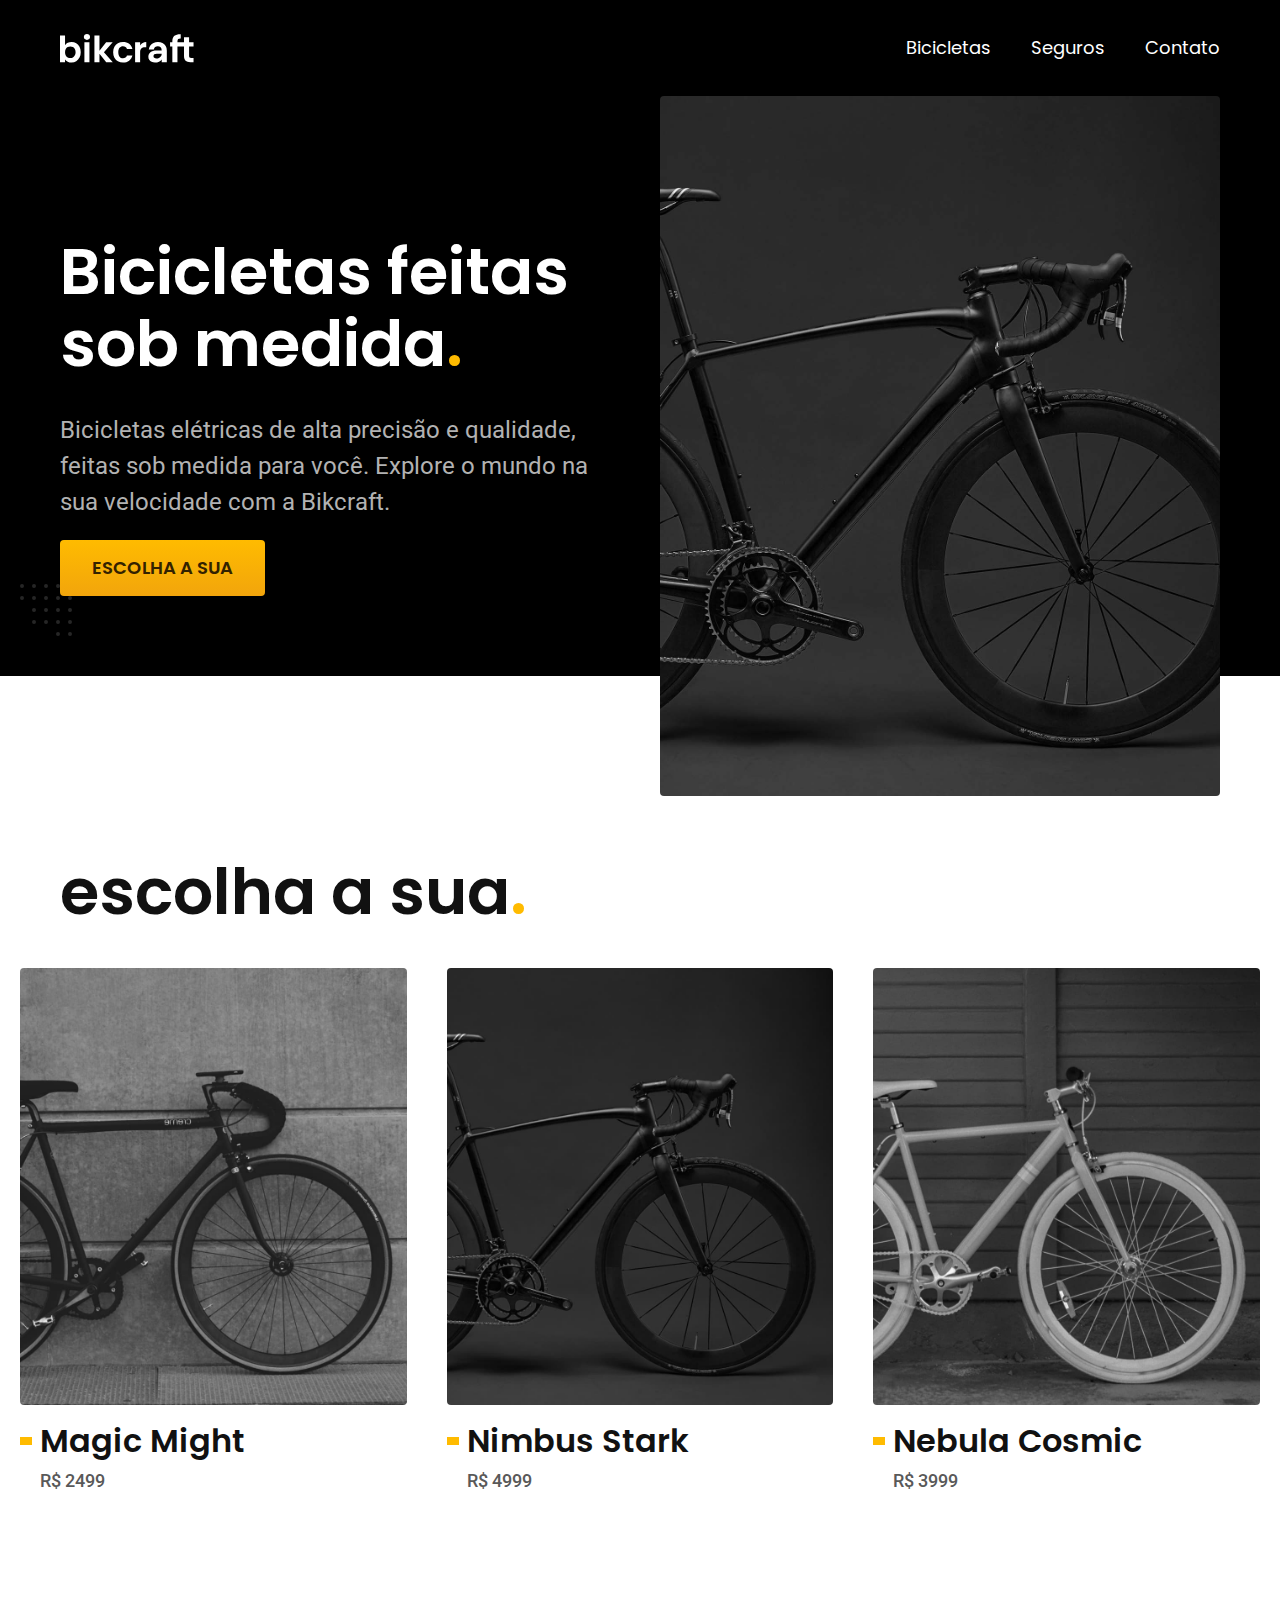
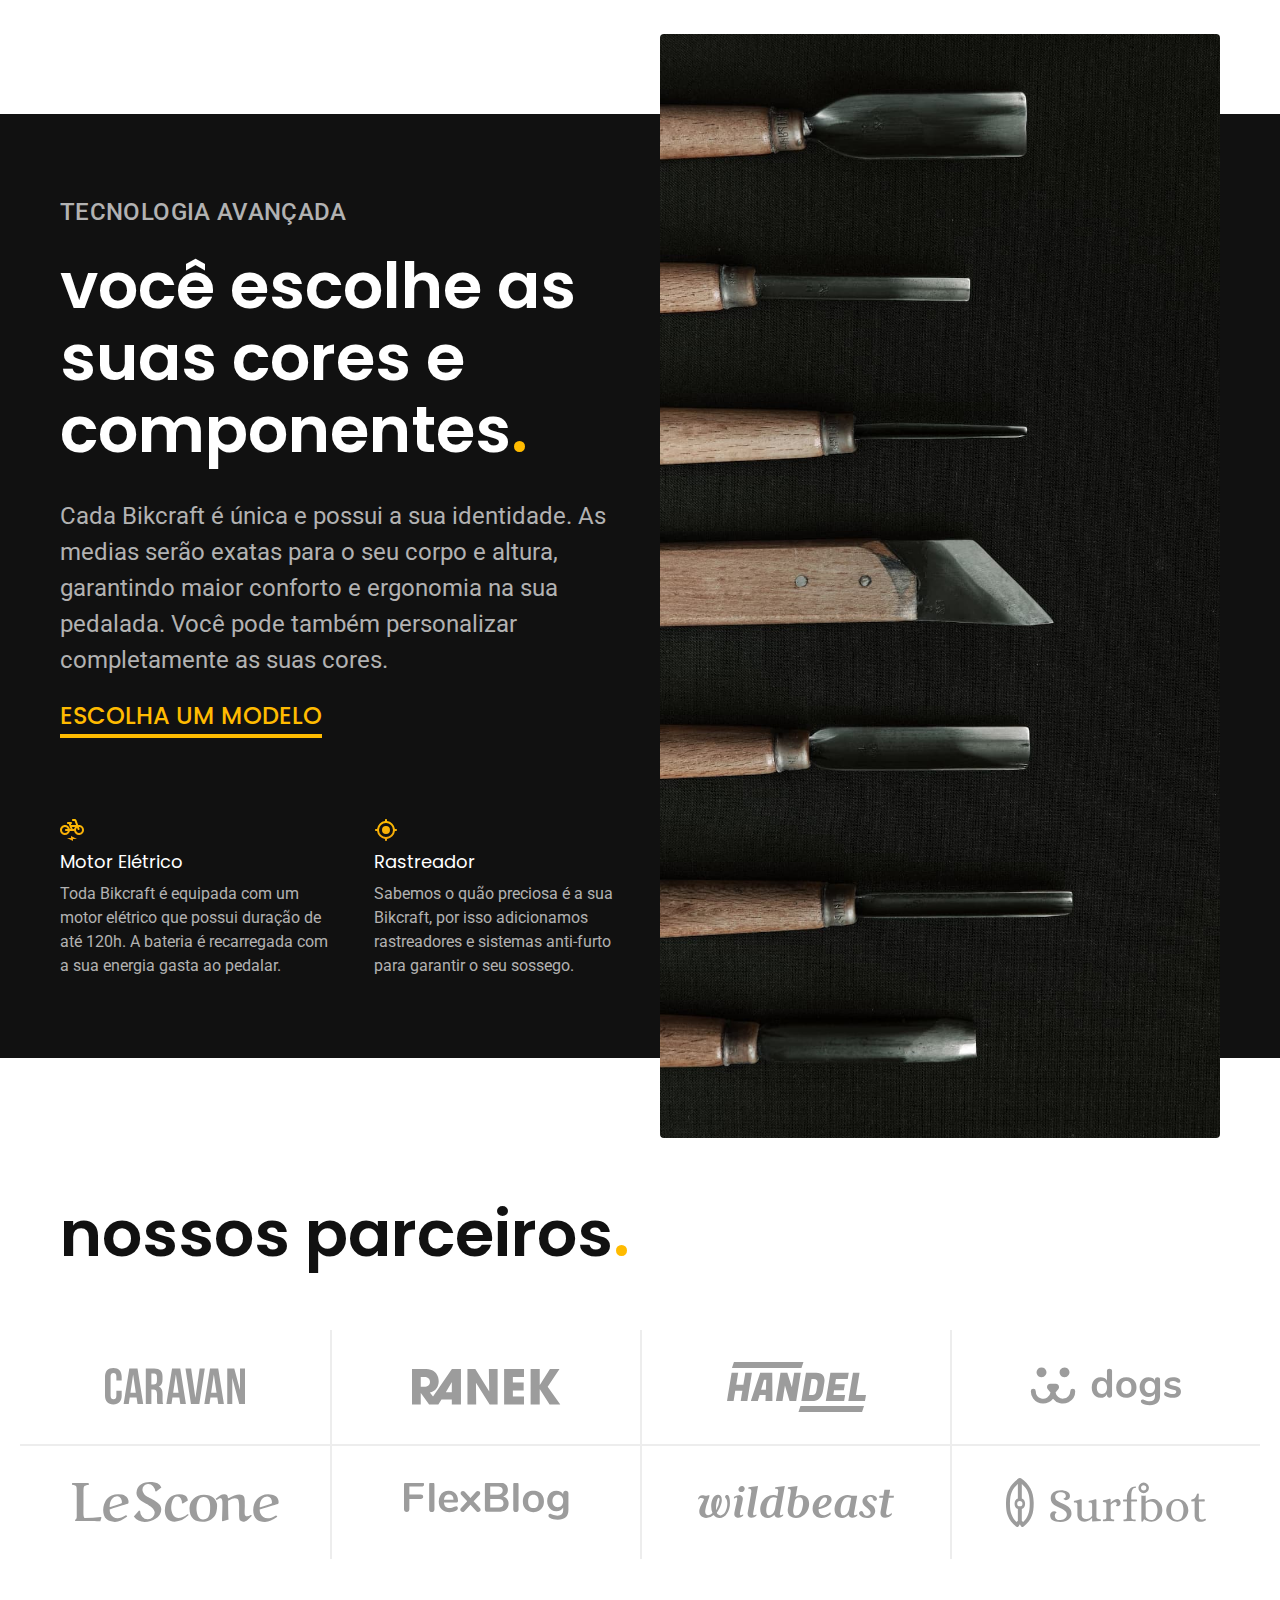
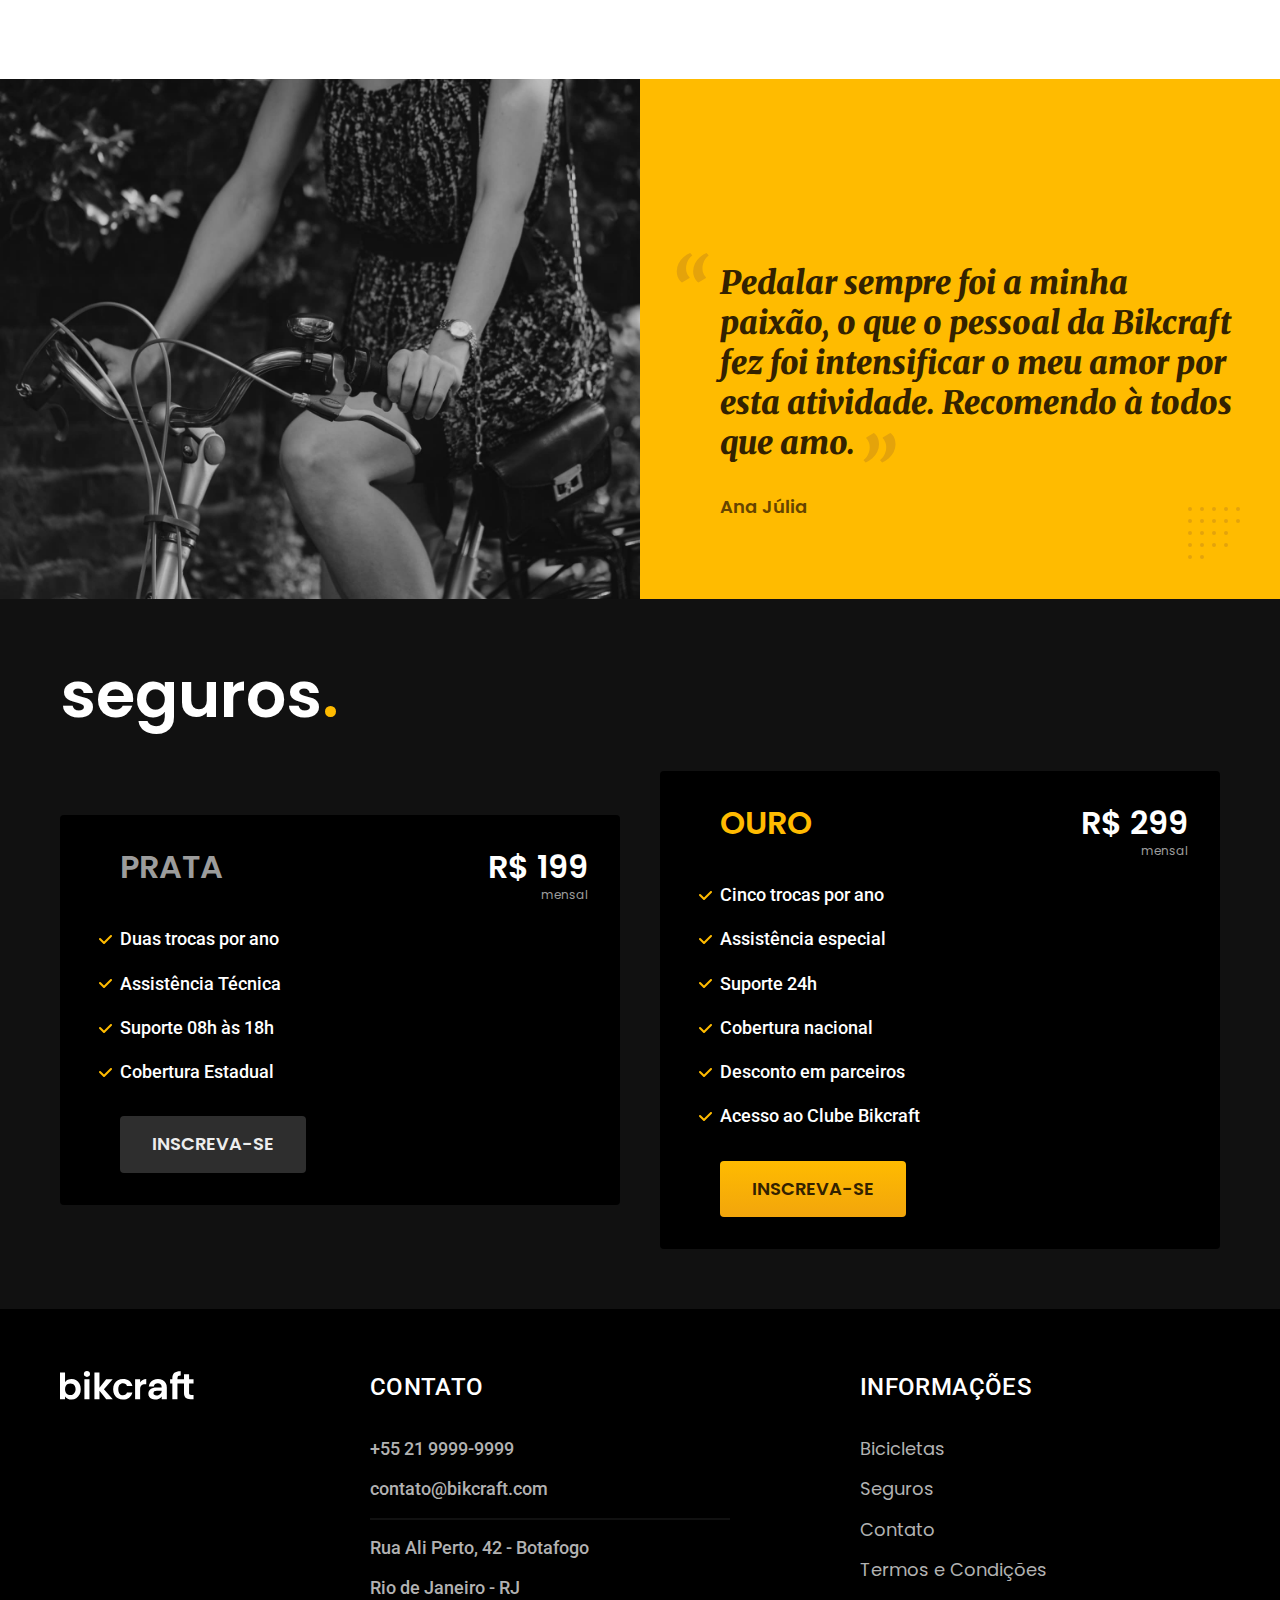
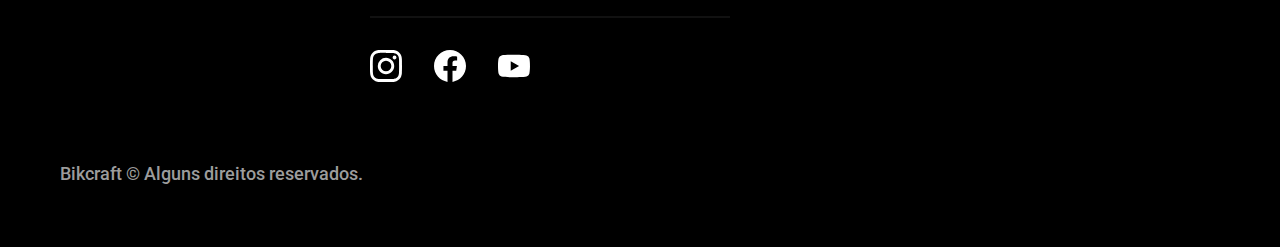
<file: index.html>
<!DOCTYPE html>
<html lang="pt-br">

<head>
  <meta charset="UTF-8">
  <meta name="viewport" content="width=device-width, initial-scale=1.0">
  <title>Bikcraft - Bicicletas Elétricas</title>
  <meta name="description" content="Bicicletas elétricas de alta precisão e qualidade, feitas sob medida para o cliente. Explore o mundo na sua velocidade com a Bikcraft.">
  <link rel="preload" href="./css/style.css" as="style">
  <link rel="stylesheet" href="./css/style.css">

  <link rel="preconnect" href="https://fonts.googleapis.com">
  <link rel="preconnect" href="https://fonts.gstatic.com" crossorigin>
  <link href="https://fonts.googleapis.com/css2?family=Merriweather:ital,wght@1,900&family=Poppins:wght@400;600&family=Roboto:wght@400;500&display=swap" rel="stylesheet">
</head>

<body>
  <header class="header-bg">
    <div class="header container">
      <a href="./"><img src="./img/bikcraft.svg" width="136" height="32" alt="Bikcraft"></a>
      <nav aria-label="primaria">
        <ul class="header-menu font-1-m cor-0">
          <li><a href="./bicicletas.html">Bicicletas</a></li>
          <li><a href="./seguros.html">Seguros</a></li>
          <li><a href="./contato.html">Contato</a></li>
        </ul>
      </nav>
    </div>
  </header>

  <main class="introducao-bg">
    <div class="introducao container">
      <div class="introducao-conteudo">
        <h1 class="font-1-xxl cor-0">Bicicletas feitas sob medida<span class="cor-p1">.</span></h1>
        <p class="font-2-l cor-5">Bicicletas elétricas de alta precisão e qualidade, feitas sob medida para você. Explore o mundo na sua velocidade com a Bikcraft.</p>
        <a class="botao" href="./bicicletas.html">Escolha a sua</a>
      </div>
      <picture>
        <source media="(max-width: 800px)" srcset="./img/bicicletas/nimbus.jpg">
        <img src="./img/fotos/introducao.jpg" width="1280" height="1600" alt="Bicicleta elétrica preta.">
      </picture>
    </div>
  </main>

  <article class="bicicletas-lista">
    <h2 class="container font-1-xxl">escolha a sua<span class="cor-p1">.</span></h2>
    <ul>
      <li>
        <a href="./bicicletas/magic.html">
          <img src="./img/bicicletas/magic-home.jpg" width="920" height="1040" alt="Bicicleta Preta">
          <h3 class="font-1-xl">Magic Might</h3>
          <span class="font-2-m cor-8">R$ 2499</span>
        </a>
      </li>
      <li>
        <a href="./bicicletas/nimbus.html">
          <img src="./img/bicicletas/nimbus-home.jpg" width="920" height="1040" alt="Bicicleta Preta">
          <h3 class="font-1-xl">Nimbus Stark</h3>
          <span class="font-2-m cor-8">R$ 4999</span>
        </a>
      </li>
      <li>
        <a href="./bicicletas/nebula.html">
          <img src="./img/bicicletas/nebula-home.jpg" width="920" height="1040" alt="Bicicleta Preta">
          <h3 class="font-1-xl">Nebula Cosmic</h3>
          <span class="font-2-m cor-8">R$ 3999</span>
        </a>
      </li>
    </ul>
  </article>

  <article class="tecnologia-bg">
    <div class="tecnologia container">
      <div class="tecnologia-conteudo">
        <span class="font-2-l-b cor-5">Tecnologia Avançada</span>
        <h2 class="font-1-xxl cor-0">você escolhe as suas cores e componentes<span class="cor-p1">.</span></h2>
        <p class="font-2-l cor-5">Cada Bikcraft é única e possui a sua identidade. As medias serão exatas para o seu corpo e altura, garantindo maior conforto e ergonomia na sua pedalada. Você pode também personalizar completamente as suas cores.</p>
        <a class="link" href="./bicicletas.html">Escolha um modelo</a>
        <div class="tecnologia-vantagens">
          <div>
            <img src="./img/icones/eletrica.svg" width="24" height="24" alt="">
            <h3 class="font-1-m cor-0">Motor Elétrico</h3>
            <p class="font-2-s cor-5">Toda Bikcraft é equipada com um motor elétrico que possui duração de até 120h. A bateria é recarregada com a sua energia gasta ao pedalar.</p>
          </div>
          <div>
            <img src="./img/icones/rastreador.svg" width="24" height="24" alt="">
            <h3 class="font-1-m cor-0">Rastreador</h3>
            <p class="font-2-s cor-5">Sabemos o quão preciosa é a sua Bikcraft, por isso adicionamos rastreadores e sistemas anti-furto para garantir o seu sossego.</p>
          </div>
        </div>
      </div>
      <div class="tecnologia-imagem">
        <img src="./img/fotos/tecnologia.jpg" width="1200" height="1920" alt="">
      </div>
  </article>

  <section class="parceiros" aria-label="Nossos Parceiros">
    <h2 class="container font-1-xxl">nossos parceiros<span class="cor-p1">.</span></h2>

    <ul>
      <li><img src="./img/parceiros/caravan.svg" width="140" height="38" alt="caravan"></li>
      <li><img src="./img/parceiros/ranek.svg" width="149" height="36" alt="ranek"></li>
      <li><img src="./img/parceiros/handel.svg" width="139" height="50" alt="handel"></li>
      <li><img src="./img/parceiros/dogs.svg" width="152" height="39" alt="dogs"></li>
      <li><img src="./img/parceiros/lescone.svg" width="208" height="41" alt="lescone"></li>
      <li><img src="./img/parceiros/flexblog.svg" width="165" height="38" alt="flexblog"></li>
      <li><img src="./img/parceiros/wildbeast.svg" width="196" height="34" alt="wildbeast"></li>
      <li><img src="./img/parceiros/surfbot.svg" width="200" height="49" alt="surfbot"></li>
    </ul>
  </section>

  <section class="depoimento" aria-label="Depoimento">
    <div>
      <img src="./img/fotos/depoimento.jpg" width="1560" height="1360" alt="Pessoa pedalando uma bicicleta Bikcraft">
    </div>
    <div class="depoimento-conteudo">
      <blockquote class="font-1-xl cor-p5">
        <p>Pedalar sempre foi a minha paixão, o que o pessoal da Bikcraft fez foi intensificar o meu amor por esta atividade. Recomendo à todos que amo.</p>
      </blockquote>
      <span class="font-1-m-b cor-p4">Ana Júlia</span>
    </div>
  </section>

  <article class="seguros-bg">
    <div class="seguros container">
      <h2 class="font-1-xxl cor-0">seguros<span class="cor-p1">.</span></h2>
      <div class="seguros-item">
        <h3 class="font-1-xl cor-6">PRATA</h3>
        <span class="font-1-xl cor-0">R$ 199 <span class="font-1-xs cor-6">mensal</span></span>
        <ul class="font-2-m cor-0">
          <li>Duas trocas por ano</li>
          <li>Assistência Técnica</li>
          <li>Suporte 08h às 18h</li>
          <li>Cobertura Estadual</li>
        </ul>
        <a class="botao secundario" href="./orcamento.html">Inscreva-se</a>
      </div>

      <div class="seguros-item">
        <h3 class="font-1-xl cor-p1">OURO</h3>
        <span class="font-1-xl cor-0">R$ 299 <span class="font-1-xs cor-6">mensal</span></span>
        <ul class="font-2-m cor-0">
          <li>Cinco trocas por ano</li>
          <li>Assistência especial</li>
          <li>Suporte 24h</li>
          <li>Cobertura nacional</li>
          <li>Desconto em parceiros</li>
          <li>Acesso ao Clube Bikcraft</li>
        </ul>
        <a class="botao" href="./orcamento.html">Inscreva-se</a>
      </div>
    </div>
  </article>

  <footer class="footer-bg">
    <div class="footer container">
      <img src="./img/bikcraft.svg" width="136" height="32" alt="Bikcraft">
      <div class="footer-contato">
        <h3 class="font-2-l-b cor-0">Contato</h3>
        <ul class="font-2-m cor-5">
          <li><a href="tel:+552199999999">+55 21 9999-9999</a></li>
          <li><a href="mailto:contato@bikcraft.com">contato@bikcraft.com</a></li>
          <li>Rua Ali Perto, 42 - Botafogo</li>
          <li>Rio de Janeiro - RJ</li>
        </ul>
        <div class="footer-redes">
          <a href="./">
            <img src="./img/redes/instagram.svg" width="32" height="32" alt="Instagram">
          </a>
          <a href="./">
            <img src="./img/redes/facebook.svg" width="32" height="32" alt="Facebook">
          </a>
          <a href="./">
            <img src="./img/redes/youtube.svg" width="32" height="32" alt="Youtube">
          </a>
        </div>
      </div>
      <div class="footer-informacoes">
        <h3 class="font-2-l-b cor-0">Informações</h3>
        <nav>
          <ul class="font-1-m cor-5">
            <li><a href="./bicicletas.html">Bicicletas</a></li>
            <li><a href="./seguros.html">Seguros</a></li>
            <li><a href="./contato.html">Contato</a></li>
            <li><a href="./termos.html">Termos e Condições</a></li>
          </ul>
        </nav>
      </div>
      <p class="footer-copy font-2-m cor-6">Bikcraft © Alguns direitos reservados.</p>
    </div>
  </footer>

</body>

</html>
</file>
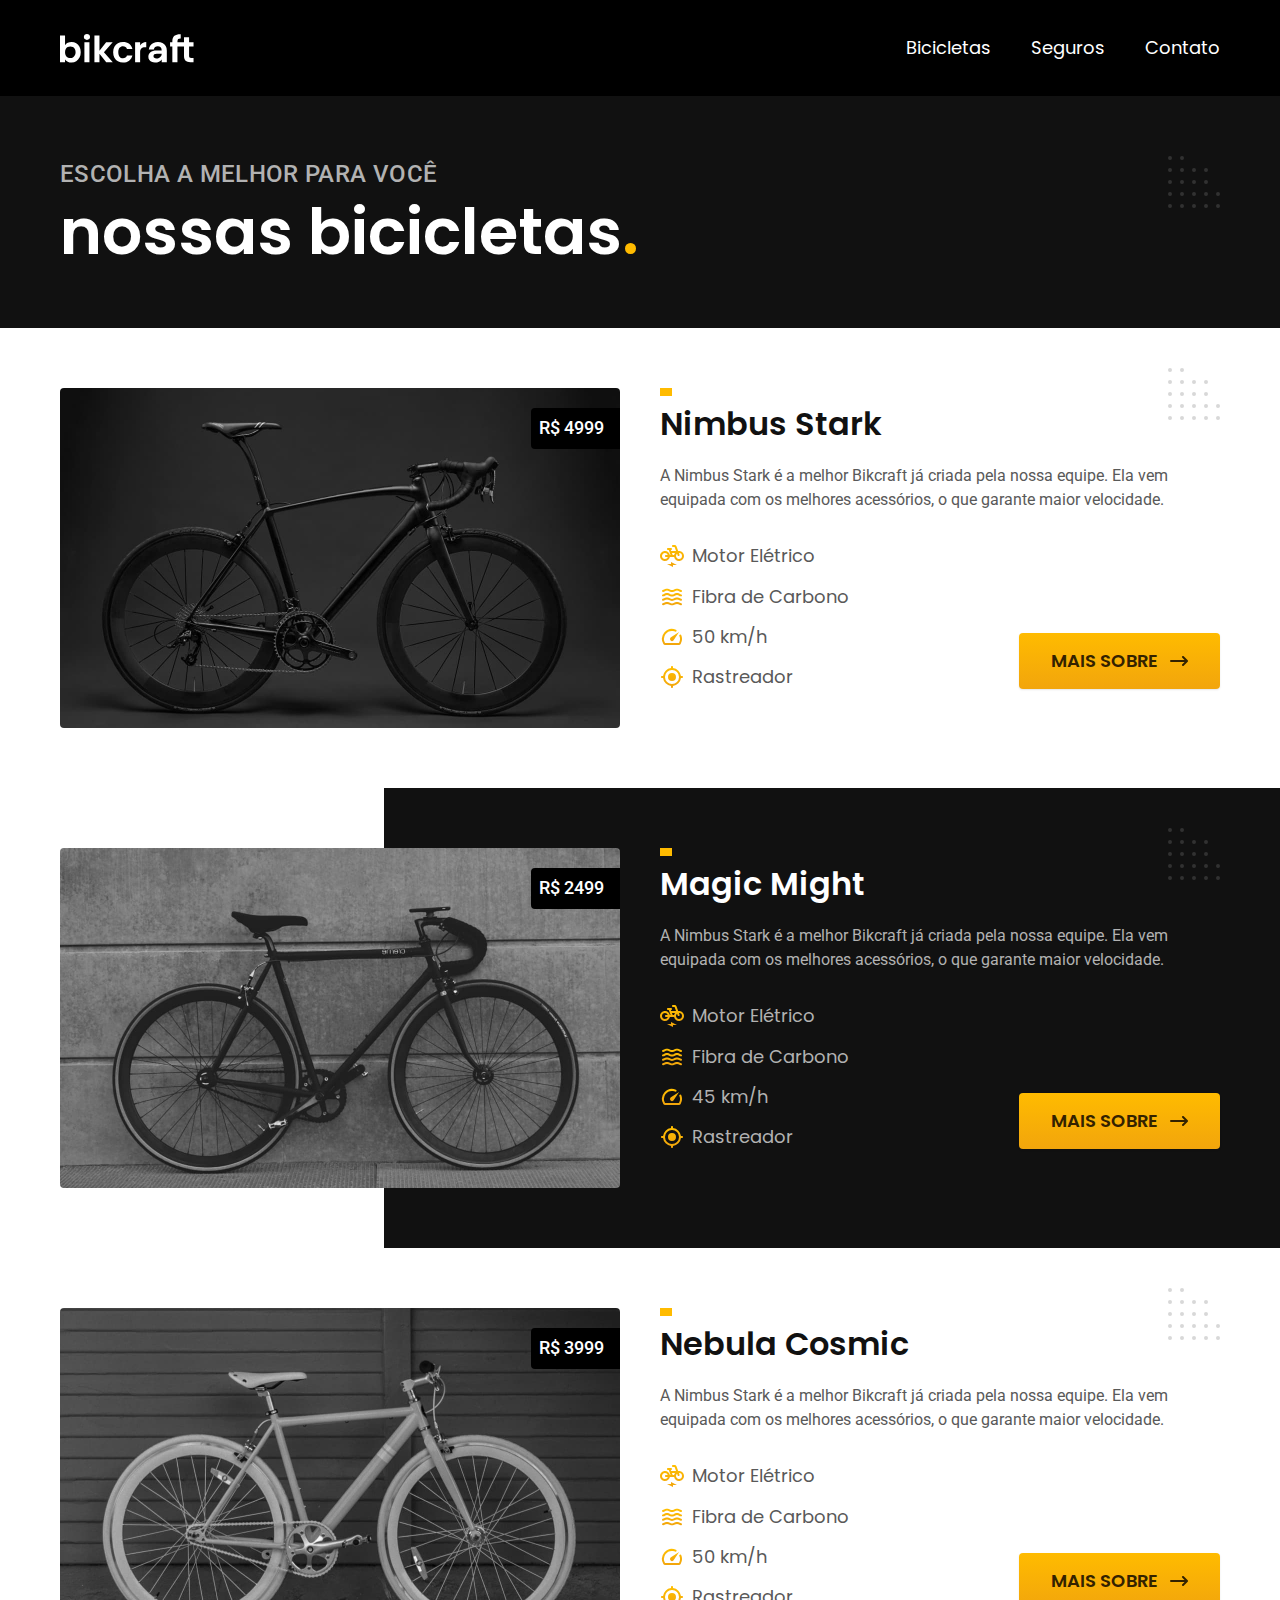
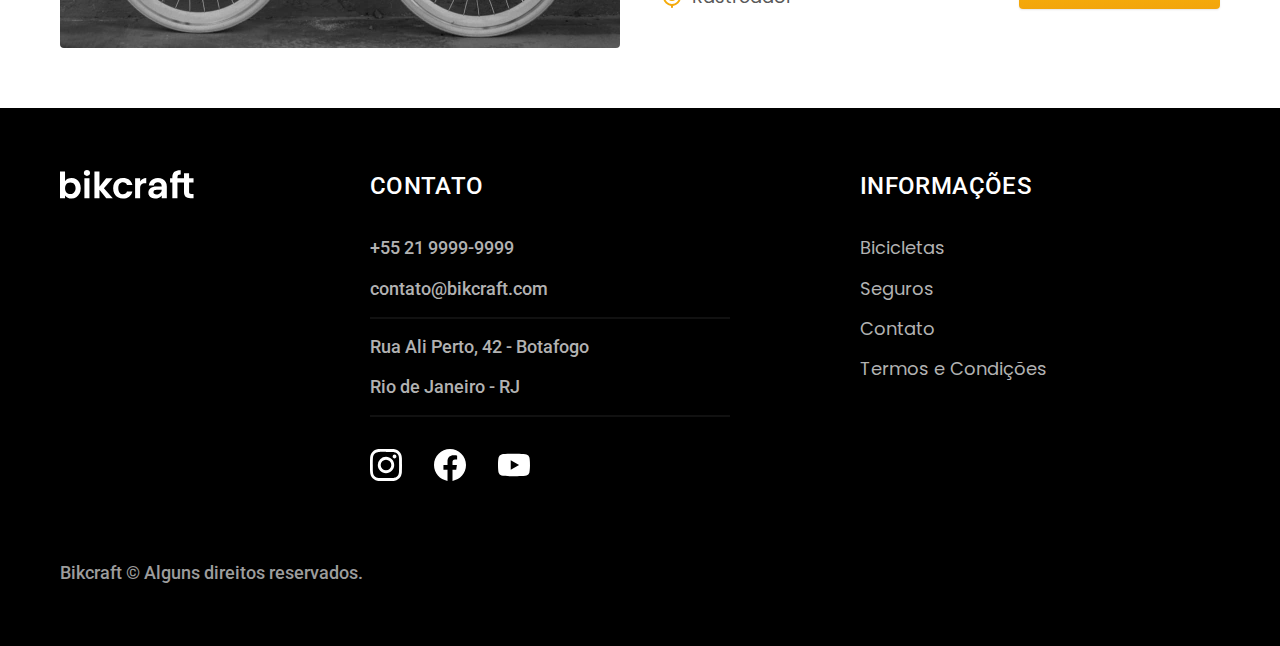
<file: bicicletas.html>
<!DOCTYPE html>
<html lang="pt-br">

<head>
  <meta charset="UTF-8">
  <meta name="viewport" content="width=device-width, initial-scale=1.0">
  <title>Bicicletas | Bikcraft</title>
  <meta name="description" content="Bicicletas">
  <link rel="preload" href="./css/style.css" as="style">
  <link rel="stylesheet" href="./css/style.css">

  <link rel="preconnect" href="https://fonts.googleapis.com">
  <link rel="preconnect" href="https://fonts.gstatic.com" crossorigin>
  <link href="https://fonts.googleapis.com/css2?family=Merriweather:ital,wght@1,900&family=Poppins:wght@400;600&family=Roboto:wght@400;500&display=swap" rel="stylesheet">
</head>

<body id="bicicletas">
  <header class="header-bg">
    <div class="header container">
      <a href="./"><img src="./img/bikcraft.svg" alt="Bikcraft"></a>
      <nav aria-label="primaria">
        <ul class="header-menu font-1-m cor-0">
          <li><a href="./bicicletas.html">Bicicletas</a></li>
          <li><a href="./seguros.html">Seguros</a></li>
          <li><a href="./contato.html">Contato</a></li>
        </ul>
      </nav>
    </div>
  </header>

  <main>
    <div class="titulo-bg">
      <div class="titulo container">
        <p class="font-2-l-b cor-5">Escolha a melhor para você</p>
        <h1 class="font-1-xxl cor-0">nossas bicicletas<span class="cor-p1">.</span></h1>
      </div>
    </div>

    <div class="bicicletas container">
      <div class="bicicletas-imagem">
        <img src="./img/bicicletas/nimbus.jpg" alt="Bicicleta preta">
        <span class="font-2-m cor-0">R$ 4999</span>
      </div>
      <div class="bicicletas-conteudo">
        <h2 class="font-1-xl">Nimbus Stark</h2>
        <p class="font-2-s cor-8">A Nimbus Stark é a melhor Bikcraft já criada pela nossa equipe. Ela vem equipada com os melhores acessórios, o que garante maior velocidade.</p>
        <ul class="font-1-m cor-8">
          <li>
            <img src="./img/icones/eletrica.svg" alt="">
            Motor Elétrico
          </li>
          <li>
            <img src="./img/icones/carbono.svg" alt="">
            Fibra de Carbono
          </li>
          <li>
            <img src="./img/icones/velocidade.svg" alt="">
            50 km/h
          </li>
          <li>
            <img src="./img/icones/rastreador.svg" alt="">
            Rastreador
          </li>
        </ul>
        <a class="botao seta" href="./bicicletas/nimbus.html">Mais Sobre</a>
      </div>
    </div>

    <div class="bicicletas-bg">
      <div class="bicicletas container">
        <div class="bicicletas-imagem">
          <img src="./img/bicicletas/magic.jpg" alt="Bicicleta preta">
          <span class="font-2-m cor-0">R$ 2499</span>
        </div>
        <div class="bicicletas-conteudo">
          <h2 class="font-1-xl cor-0">Magic Might</h2>
          <p class="font-2-s cor-5">A Nimbus Stark é a melhor Bikcraft já criada pela nossa equipe. Ela vem equipada com os melhores acessórios, o que garante maior velocidade.</p>
          <ul class="font-1-m cor-5">
            <li><img src="./img/icones/eletrica.svg" alt="">
              Motor Elétrico
            </li>
            <li><img src="./img/icones/carbono.svg" alt="">
              Fibra de Carbono
            </li>
            <li><img src="./img/icones/velocidade.svg" alt="">
              45 km/h
            </li>
            <li><img src="./img/icones/rastreador.svg" alt="">
              Rastreador
            </li>
          </ul>
          <a class="botao seta" href="./bicicletas/magic.html">Mais Sobre</a>
        </div>
      </div>
    </div>

    <div class="bicicletas container">
      <div class="bicicletas-imagem">
        <img src="./img/bicicletas/nebula.jpg" alt="Bicicleta preta">
        <span class="font-2-m cor-0">R$ 3999</span>
      </div>
      <div class="bicicletas-conteudo">
        <h2 class="font-1-xl">Nebula Cosmic</h2>
        <p class="font-2-s cor-8">A Nimbus Stark é a melhor Bikcraft já criada pela nossa equipe. Ela vem equipada com os melhores acessórios, o que garante maior velocidade.</p>
        <ul class="font-1-m cor-8">
          <li><img src="./img/icones/eletrica.svg" alt="">
            Motor Elétrico
          </li>
          <li><img src="./img/icones/carbono.svg" alt="">
            Fibra de Carbono
          </li>
          <li><img src="./img/icones/velocidade.svg" alt="">
            50 km/h
          </li>
          <li><img src="./img/icones/rastreador.svg" alt="">
            Rastreador
          </li>
        </ul>
        <a class="botao seta" href="./bicicletas/nebula.html">Mais Sobre</a>
      </div>
    </div>

  </main>

  <footer class="footer-bg">
    <div class="footer container">
      <img src="./img/bikcraft.svg" alt="Bikcraft">
      <div class="footer-contato">
        <h3 class="font-2-l-b cor-0">Contato</h3>
        <ul class="font-2-m cor-5">
          <li><a href="tel:+552199999999">+55 21 9999-9999</a></li>
          <li><a href="mailto:contato@bikcraft.com">contato@bikcraft.com</a></li>
          <li>Rua Ali Perto, 42 - Botafogo</li>
          <li>Rio de Janeiro - RJ</li>
        </ul>
        <div class="footer-redes">
          <a href="./">
            <img src="./img/redes/instagram.svg" alt="Instagram">
          </a>
          <a href="./">
            <img src="./img/redes/facebook.svg" alt="Facebook">
          </a>
          <a href="./">
            <img src="./img/redes/youtube.svg" alt="Youtube">
          </a>
        </div>
      </div>
      <div class="footer-informacoes">
        <h3 class="font-2-l-b cor-0">Informações</h3>
        <nav>
          <ul class="font-1-m cor-5">
            <li><a href="./bicicletas.html">Bicicletas</a></li>
            <li><a href="./seguros.html">Seguros</a></li>
            <li><a href="./contato.html">Contato</a></li>
            <li><a href="./termos.html">Termos e Condições</a></li>
          </ul>
        </nav>
      </div>
      <p class="footer-copy font-2-m cor-6">Bikcraft © Alguns direitos reservados.</p>
    </div>
  </footer>

</body>

</html>
</file>
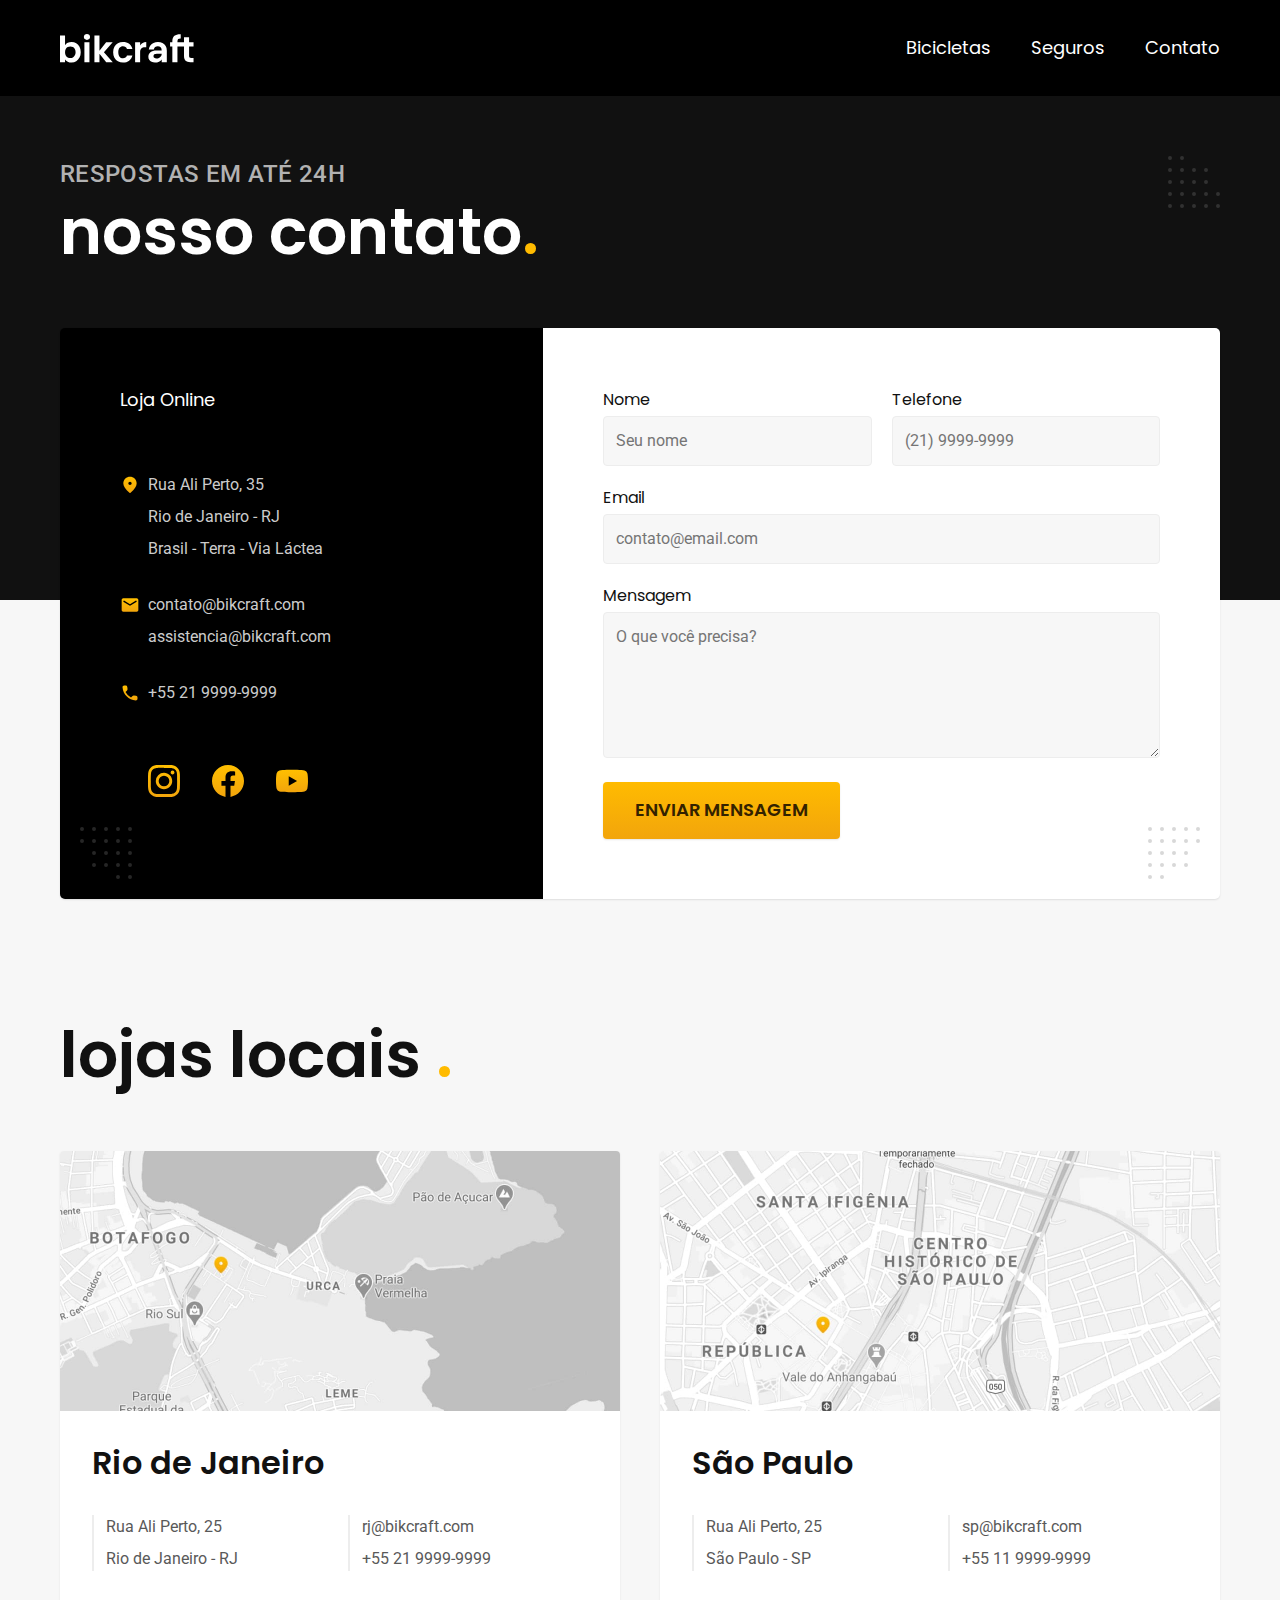
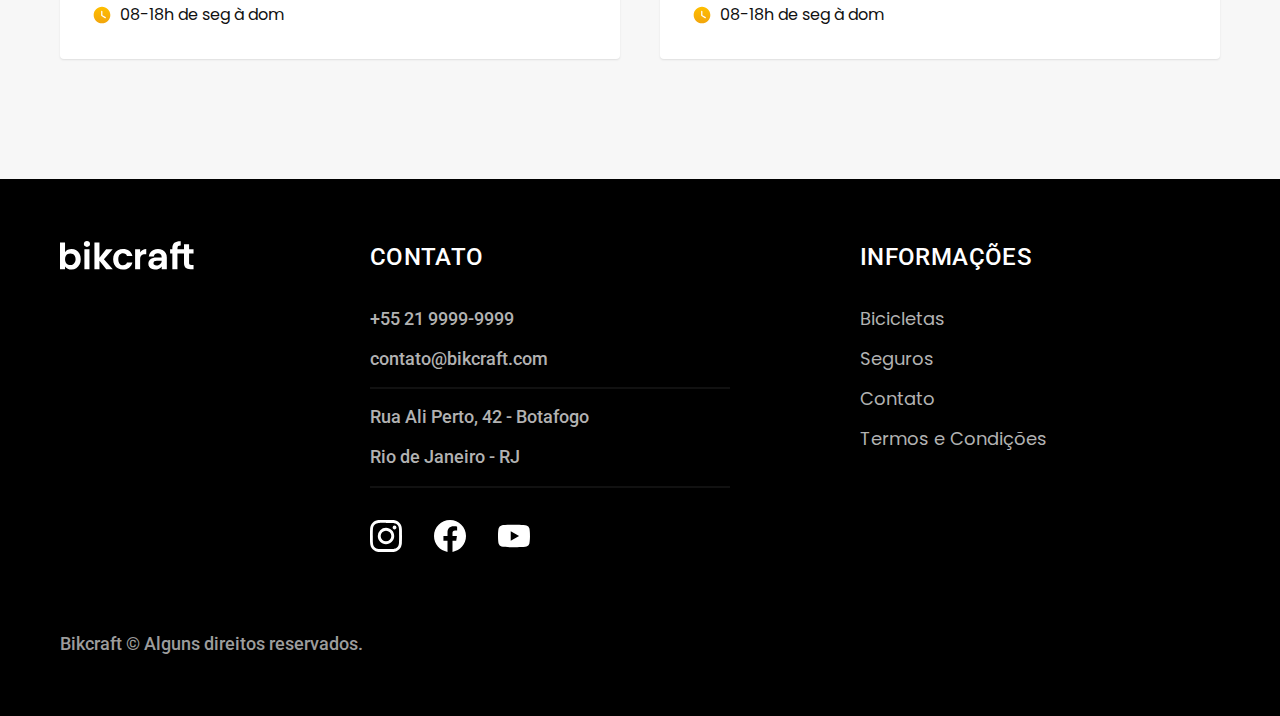
<file: contato.html>
<!DOCTYPE html>
<html lang="pt-br">

<head>
  <meta charset="UTF-8">
  <meta name="viewport" content="width=device-width, initial-scale=1.0">
  <title>Contato | Bikcraft</title>
  <meta name="description" content="Contato.">
  <link rel="preload" href="./css/style.css" as="style">
  <link rel="stylesheet" href="./css/style.css">

  <link rel="preconnect" href="https://fonts.googleapis.com">
  <link rel="preconnect" href="https://fonts.gstatic.com" crossorigin>
  <link href="https://fonts.googleapis.com/css2?family=Merriweather:ital,wght@1,900&family=Poppins:wght@400;600&family=Roboto:wght@400;500&display=swap" rel="stylesheet">
</head>

<body id="contato">
  <header class="header-bg">
    <div class="header container">
      <a href="./"><img src="./img/bikcraft.svg" alt="Bikcraft"></a>
      <nav aria-label="primaria">
        <ul class="header-menu font-1-m cor-0">
          <li><a href="./bicicletas.html">Bicicletas</a></li>
          <li><a href="./seguros.html">Seguros</a></li>
          <li><a href="./contato.html">Contato</a></li>
        </ul>
      </nav>
    </div>
  </header>

  <main>
    <div class="titulo-bg">
      <div class="titulo container">
        <p class="font-2-l-b cor-5">Respostas em até 24h</p>
        <h1 class="font-1-xxl cor-0">nosso contato<span class="cor-p1">.</span></h1>
      </div>
    </div>

    <div class="contato container">
      <section class="contato-dados" aria-label="Endereço">
        <h2 class="font-1-m cor-0">Loja Online</h2>
        <div class="contato-endereco font-2-s cor-4">
          <p>Rua Ali Perto, 35</p>
          <p>Rio de Janeiro - RJ</p>
          <p>Brasil - Terra - Via Láctea</p>
        </div>
        <address class="contato-meios font-2-s cor-4">
          <a href="mailto:contato@bikcraft.com">contato@bikcraft.com</a>
          <a href="mailto:assistencia@bikcraft.com">assistencia@bikcraft.com</a>
          <a href="tel:+552199999999">+55 21 9999-9999</a>
        </address>
        <div class="contato-redes">
          <a href="./">
            <img src="./img/redes/instagram-p.svg" alt="Instagram">
          </a>
          <a href="./">
            <img src="./img/redes/facebook-p.svg" alt="Facebook">
          </a>
          <a href="./">
            <img src="./img/redes/youtube-p.svg" alt="Youtube">
          </a>
        </div>
      </section>
      <section class="contato-formulario" aria-label="Formulário">
        <form class="form" action="./contato.html">
          <div>
            <label for="nome">Nome</label>
            <input type="text" id="nome" name="nome" placeholder="Seu nome">
          </div>
          <div>
            <label for="telefone">Telefone</label>
            <input type="text" id="telefone" name="telefone" placeholder="(21) 9999-9999">
          </div>
          <div class="col-2">
            <label for="email">Email</label>
            <input type="email" id="email" name="email" placeholder="contato@email.com">
          </div>
          <div class="col-2">
            <label for="mensagem">Mensagem</label>
            <textarea rows="5" id="mensagem" name="mensagem" placeholder="O que você precisa?"></textarea>
          </div>
          <button class="botao col-2">Enviar Mensagem</button>
        </form>
      </section>
    </div>
  </main>

  <article class="lojas container">
    <h2 class="font-1-xxl">lojas locais <span class="cor-p1">.</span></h2>
    <div class="lojas-item">
      <img src="./img/lojas/rj.jpg" alt="mapa marcando o endereço em Rua Ali Perto, 25 - Rio de Janeiro - RJ">
      <div class="lojas-conteudo">
        <h3 class="font-1-xl">Rio de Janeiro</h3>
        <div class="lojas-dados font-2-s cor-8">
          <p>Rua Ali Perto, 25</p>
          <p>Rio de Janeiro - RJ</p>
        </div>
        <div class="lojas-dados font-2-s cor-8">
          <a href="mailto:rj@bikcraft.com">rj@bikcraft.com</a>
          <a href="tel:+552199999999">+55 21 9999-9999</a>
        </div>
        <p class="lojas-tempo font-1-s"><img src="./img/icones/horario.svg" alt="">08-18h de seg à dom</p>
      </div>
    </div>

    <div class="lojas-item">
      <img src="./img/lojas/sp.jpg" alt="mapa marcando o endereço em Rua Ali Perto, 25 - São Paulo - SP">
      <div class="lojas-conteudo">
        <h3 class="font-1-xl">São Paulo</h3>
        <div class="lojas-dados font-2-s cor-8">
          <p>Rua Ali Perto, 25</p>
          <p>São Paulo - SP</p>
        </div>
        <div class="lojas-dados font-2-s cor-8">
          <a href="mailto:sp@bikcraft.com">sp@bikcraft.com</a>
          <a href="tel:+551199999999">+55 11 9999-9999</a>
        </div>
        <p class="lojas-tempo font-1-s"><img src="./img/icones/horario.svg" alt="">08-18h de seg à dom</p>
      </div>
    </div>
  </article>

  <footer class="footer-bg">
    <div class="footer container">
      <img src="./img/bikcraft.svg" alt="Bikcraft">
      <div class="footer-contato">
        <h3 class="font-2-l-b cor-0">Contato</h3>
        <ul class="font-2-m cor-5">
          <li><a href="tel:+552199999999">+55 21 9999-9999</a></li>
          <li><a href="mailto:contato@bikcraft.com">contato@bikcraft.com</a></li>
          <li>Rua Ali Perto, 42 - Botafogo</li>
          <li>Rio de Janeiro - RJ</li>
        </ul>
        <div class="footer-redes">
          <a href="./">
            <img src="./img/redes/instagram.svg" alt="Instagram">
          </a>
          <a href="./">
            <img src="./img/redes/facebook.svg" alt="Facebook">
          </a>
          <a href="./">
            <img src="./img/redes/youtube.svg" alt="Youtube">
          </a>
        </div>
      </div>
      <div class="footer-informacoes">
        <h3 class="font-2-l-b cor-0">Informações</h3>
        <nav>
          <ul class="font-1-m cor-5">
            <li><a href="./bicicletas.html">Bicicletas</a></li>
            <li><a href="./seguros.html">Seguros</a></li>
            <li><a href="./contato.html">Contato</a></li>
            <li><a href="./termos.html">Termos e Condições</a></li>
          </ul>
        </nav>
      </div>
      <p class="footer-copy font-2-m cor-6">Bikcraft © Alguns direitos reservados.</p>
    </div>
  </footer>

</body>

</html>
</file>
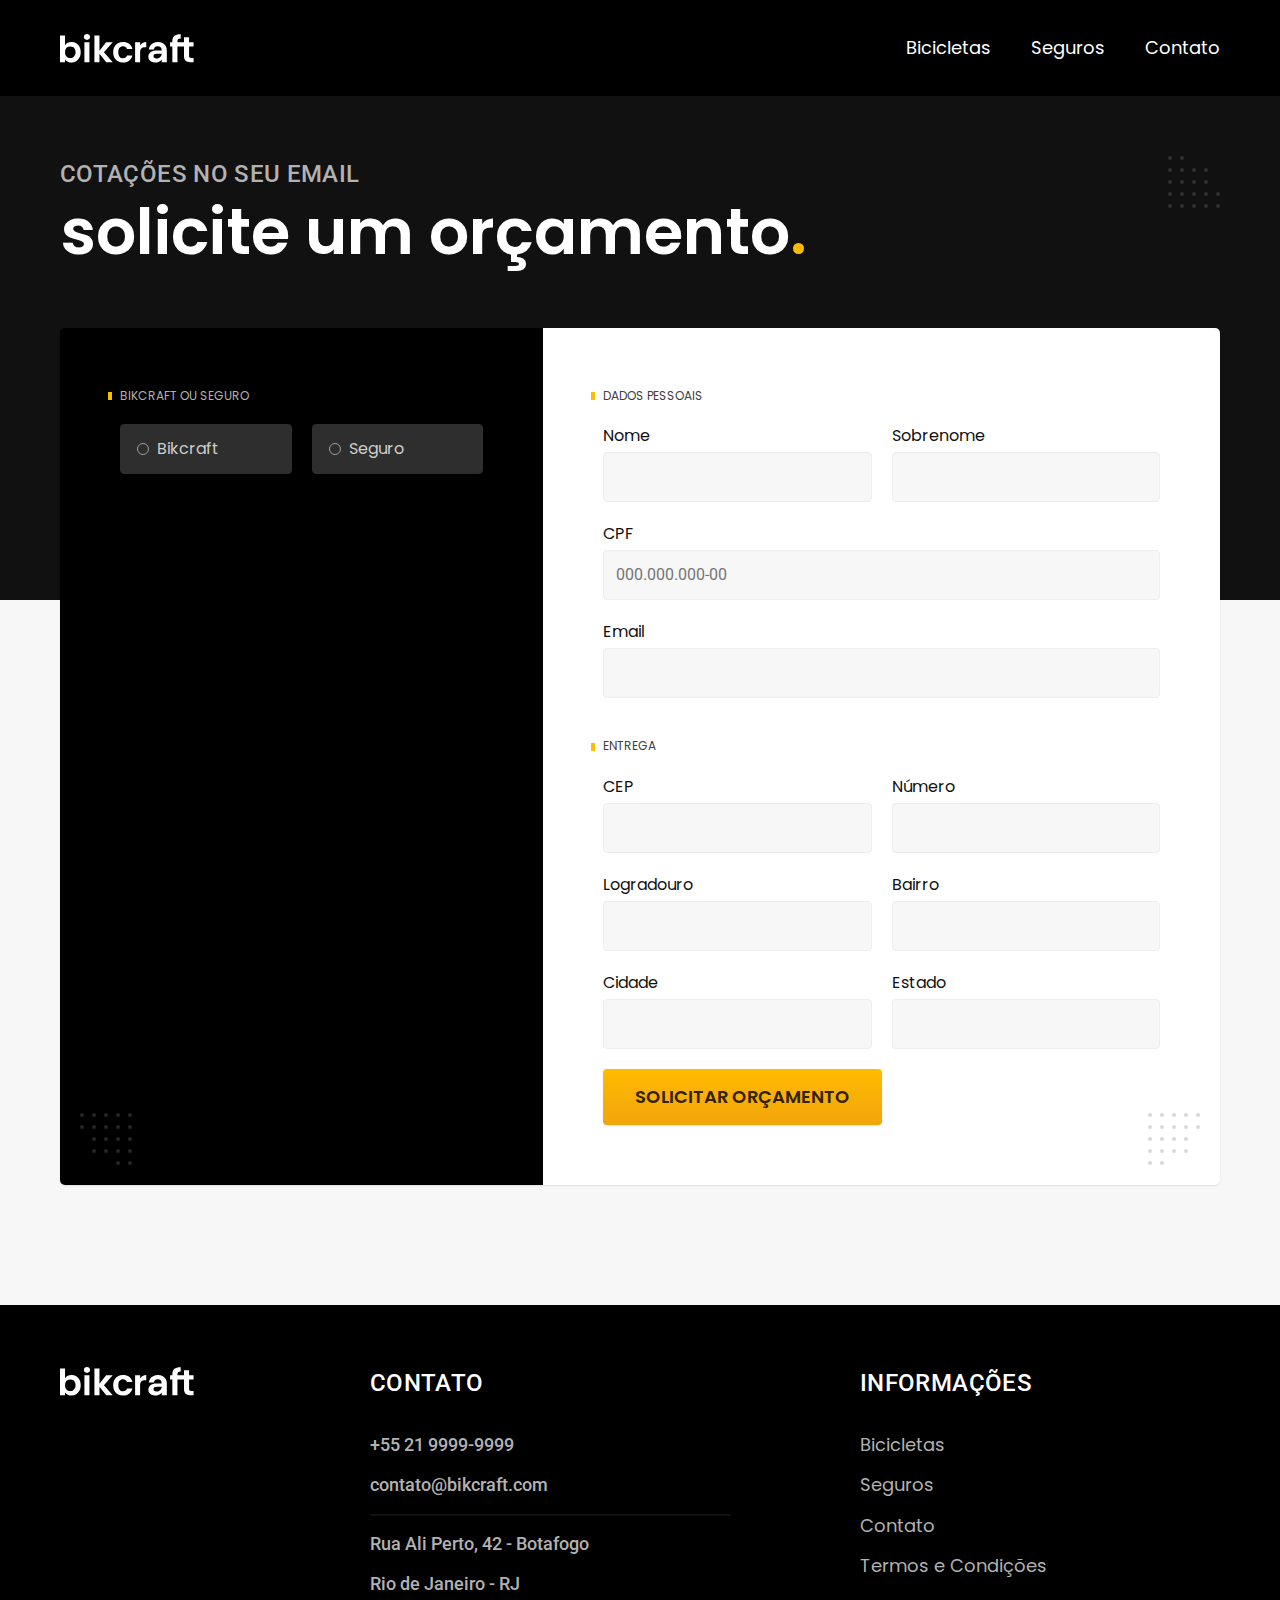
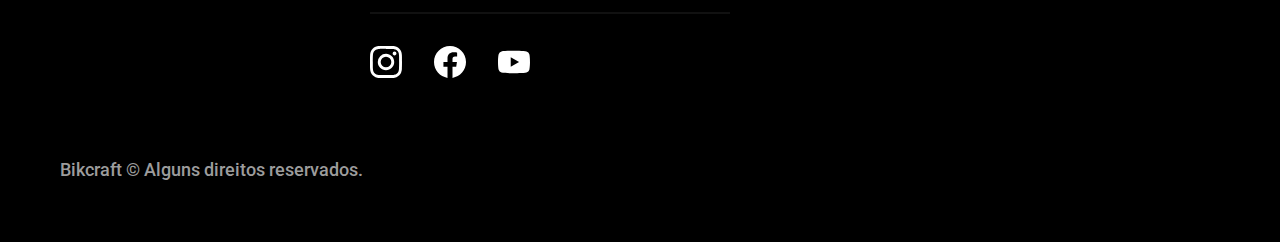
<file: orcamento.html>
<!DOCTYPE html>
<html lang="pt-br">

<head>
  <meta charset="UTF-8">
  <meta name="viewport" content="width=device-width, initial-scale=1.0">
  <title>Orçamento | Bikcraft</title>
  <meta name="description" content="Orçamento">
  <link rel="preload" href="./css/style.css" as="style">
  <link rel="stylesheet" href="./css/style.css">

  <link rel="preconnect" href="https://fonts.googleapis.com">
  <link rel="preconnect" href="https://fonts.gstatic.com" crossorigin>
  <link href="https://fonts.googleapis.com/css2?family=Merriweather:ital,wght@1,900&family=Poppins:wght@400;600&family=Roboto:wght@400;500&display=swap" rel="stylesheet">
</head>

<body id="orcamento">
  <header class="header-bg">
    <div class="header container">
      <a href="./"><img src="./img/bikcraft.svg" alt="Bikcraft"></a>
      <nav aria-label="primaria">
        <ul class="header-menu font-1-m cor-0">
          <li><a href="./bicicletas.html">Bicicletas</a></li>
          <li><a href="./seguros.html">Seguros</a></li>
          <li><a href="./contato.html">Contato</a></li>
        </ul>
      </nav>
    </div>
  </header>

  <main>
    <div class="titulo-bg">
      <div class="titulo container">
        <p class="font-2-l-b cor-5">Cotações no seu email</p>
        <h1 class="font-1-xxl cor-0">solicite um orçamento<span class="cor-p1">.</span></h1>
      </div>
    </div>

    <form class="orcamento container" action="./">
      <div class="orcamento-produto">
        <h2 class="font-1-xs cor-5">Bikcraft ou Seguro</h2>

        <input type="radio" name="tipo" value="bikcraft" id="bikcraft">
        <label for="bikcraft">Bikcraft</label>

        <input type="radio" name="tipo" value="seguro" id="seguro">
        <label for="seguro">Seguro</label>

        <div class="orcamento-conteudo" id="orcamento-bikcraft">
          <h2 class="font-1-xs cor-5">Escolha a sua</h2>

          <input type="radio" name="produto" value="nimbus" id="nimbus">
          <label for="nimbus">Nimbus Stark <span>R$ 4999</span></label>
          <div class="orcamento-detalhes">
            <ul class="font-1-xs cor-8">
              <li><img src="./img/icones/eletrica.svg" alt="">Motor Elétrico</li>
              <li><img src="./img/icones/carbono.svg" alt="">Fibra de Carbono</li>
              <li><img src="./img/icones/velocidade.svg" alt="">50 km/h</li>
              <li><img src="./img/icones/rastreador.svg" alt="">Rastreador</li>
            </ul>
            <img src="./img/bicicletas/nimbus.jpg" alt="Bicicleta preta">
          </div>

          <input type="radio" name="produto" value="magic" id="magic">
          <label for="magic">Magic Might <span>R$ 2499</span></label>
          <div class="orcamento-detalhes">
            <ul class="font-1-xs cor-8">
              <li><img src="./img/icones/eletrica.svg" alt="">Motor Elétrico</li>
              <li><img src="./img/icones/carbono.svg" alt="">Fibra de Carbono</li>
              <li><img src="./img/icones/velocidade.svg" alt="">45 km/h</li>
              <li><img src="./img/icones/rastreador.svg" alt="">Rastreador</li>
            </ul>
            <img src="./img/bicicletas/magic.jpg" alt="Bicicleta preta">
          </div>

          <input type="radio" name="produto" value="nebula" id="nebula">
          <label for="nebula">Nebula Cosmic <span>R$ 3999</span></label>
          <div class="orcamento-detalhes">
            <ul class="font-1-xs cor-8">
              <li><img src="./img/icones/eletrica.svg" alt="">Motor Elétrico</li>
              <li><img src="./img/icones/carbono.svg" alt="">Fibra de Carbono</li>
              <li><img src="./img/icones/velocidade.svg" alt="">40 km/h</li>
              <li><img src="./img/icones/rastreador.svg" alt="">Rastreador</li>
            </ul>
            <img src="./img/bicicletas/nebula.jpg" alt="Bicicleta branca">
          </div>

        </div>

        <div class="orcamento-conteudo" id="orcamento-seguro">
          <h2 class="font-1-xs cor-5">Escolha o plano</h2>

          <input type="radio" name="produto" value="prata" id="prata">
          <label for="prata">Prata<span>R$ 199</span></label>

          <input type="radio" name="produto" value="ouro" id="ouro">
          <label for="ouro">Ouro<span>R$ 299</span></label>
        </div>

      </div>

      <div class="orcamento-dados form">
        <h2 class="font-1-xs cor-9 col-2">dados pessoais</h2>
        <div>
          <label for="nome">Nome</label>
          <input type="text" id="nome" name="nome">
        </div>
        <div>
          <label for="sobrenome">Sobrenome</label>
          <input type="text" id="sobrenome" name="sobrenome">
        </div>
        <div class="col-2">
          <label for="cpf">CPF</label>
          <input type="text" id="cpf" name="cpf" placeholder="000.000.000-00">
        </div>
        <div class="col-2">
          <label for="email">Email</label>
          <input type="email" id="email" name="email">
        </div>
        <h2 class="font-1-xs cor-9 col-2">entrega</h2>
        <div>
          <label for="cep">CEP</label>
          <input type="text" id="cep" name="cep">
        </div>
        <div>
          <label for="numero">Número</label>
          <input type="text" id="numero" name="numero">
        </div>
        <div>
          <label for="logradouro">Logradouro</label>
          <input type="text" id="logradouro" name="logradouro">
        </div>
        <div>
          <label for="bairro">Bairro</label>
          <input type="text" id="bairro" name="bairro">
        </div>
        <div>
          <label for="cidade">Cidade</label>
          <input type="text" id="cidade" name="cidade">
        </div>
        <div>
          <label for="estado">Estado</label>
          <input type="text" id="estado" name="estado">
        </div>
        <button class="botao col-2">Solicitar Orçamento</button>
      </div>
    </form>
  </main>

  <footer class="footer-bg">
    <div class="footer container">
      <img src="./img/bikcraft.svg" alt="Bikcraft">
      <div class="footer-contato">
        <h3 class="font-2-l-b cor-0">Contato</h3>
        <ul class="font-2-m cor-5">
          <li><a href="tel:+552199999999">+55 21 9999-9999</a></li>
          <li><a href="mailto:contato@bikcraft.com">contato@bikcraft.com</a></li>
          <li>Rua Ali Perto, 42 - Botafogo</li>
          <li>Rio de Janeiro - RJ</li>
        </ul>
        <div class="footer-redes">
          <a href="./">
            <img src="./img/redes/instagram.svg" alt="Instagram">
          </a>
          <a href="./">
            <img src="./img/redes/facebook.svg" alt="Facebook">
          </a>
          <a href="./">
            <img src="./img/redes/youtube.svg" alt="Youtube">
          </a>
        </div>
      </div>
      <div class="footer-informacoes">
        <h3 class="font-2-l-b cor-0">Informações</h3>
        <nav>
          <ul class="font-1-m cor-5">
            <li><a href="./bicicletas.html">Bicicletas</a></li>
            <li><a href="./seguros.html">Seguros</a></li>
            <li><a href="./contato.html">Contato</a></li>
            <li><a href="./termos.html">Termos e Condições</a></li>
          </ul>
        </nav>
      </div>
      <p class="footer-copy font-2-m cor-6">Bikcraft © Alguns direitos reservados.</p>
    </div>
  </footer>

</body>

</html>
</file>
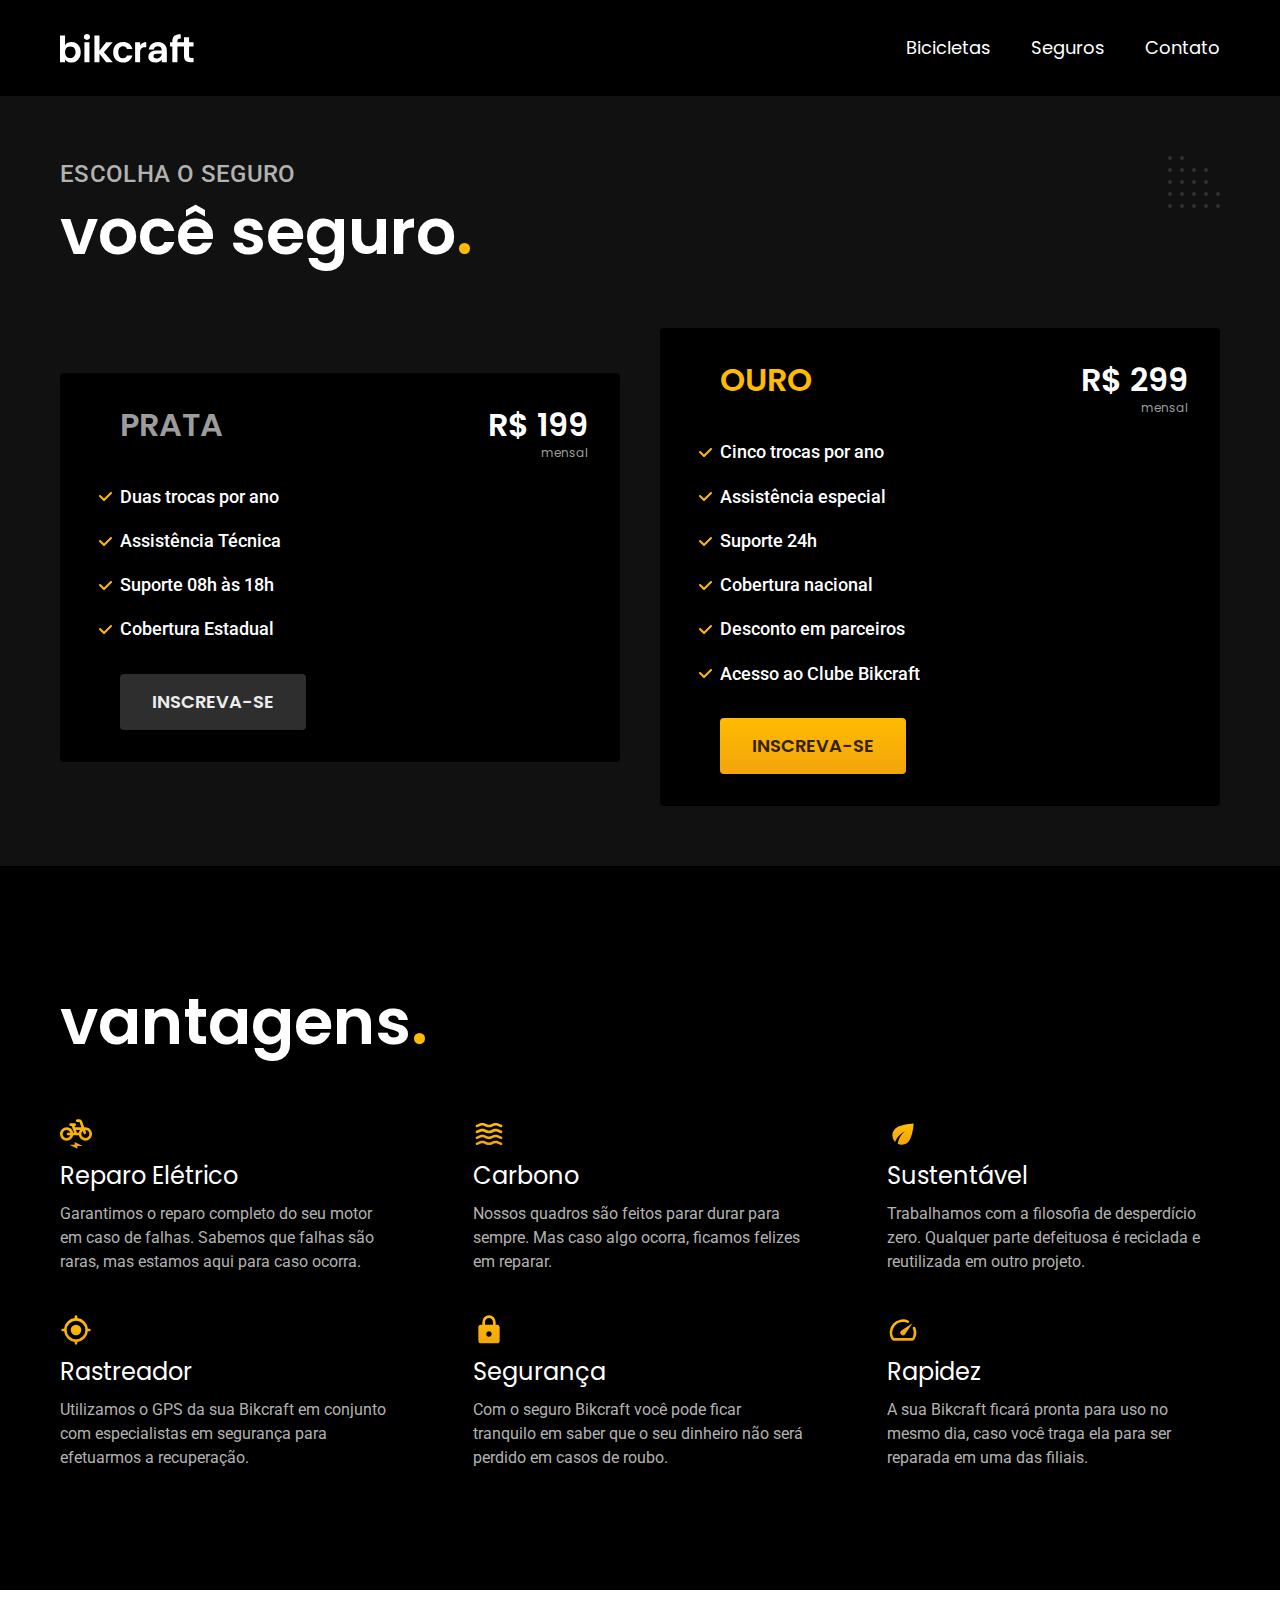
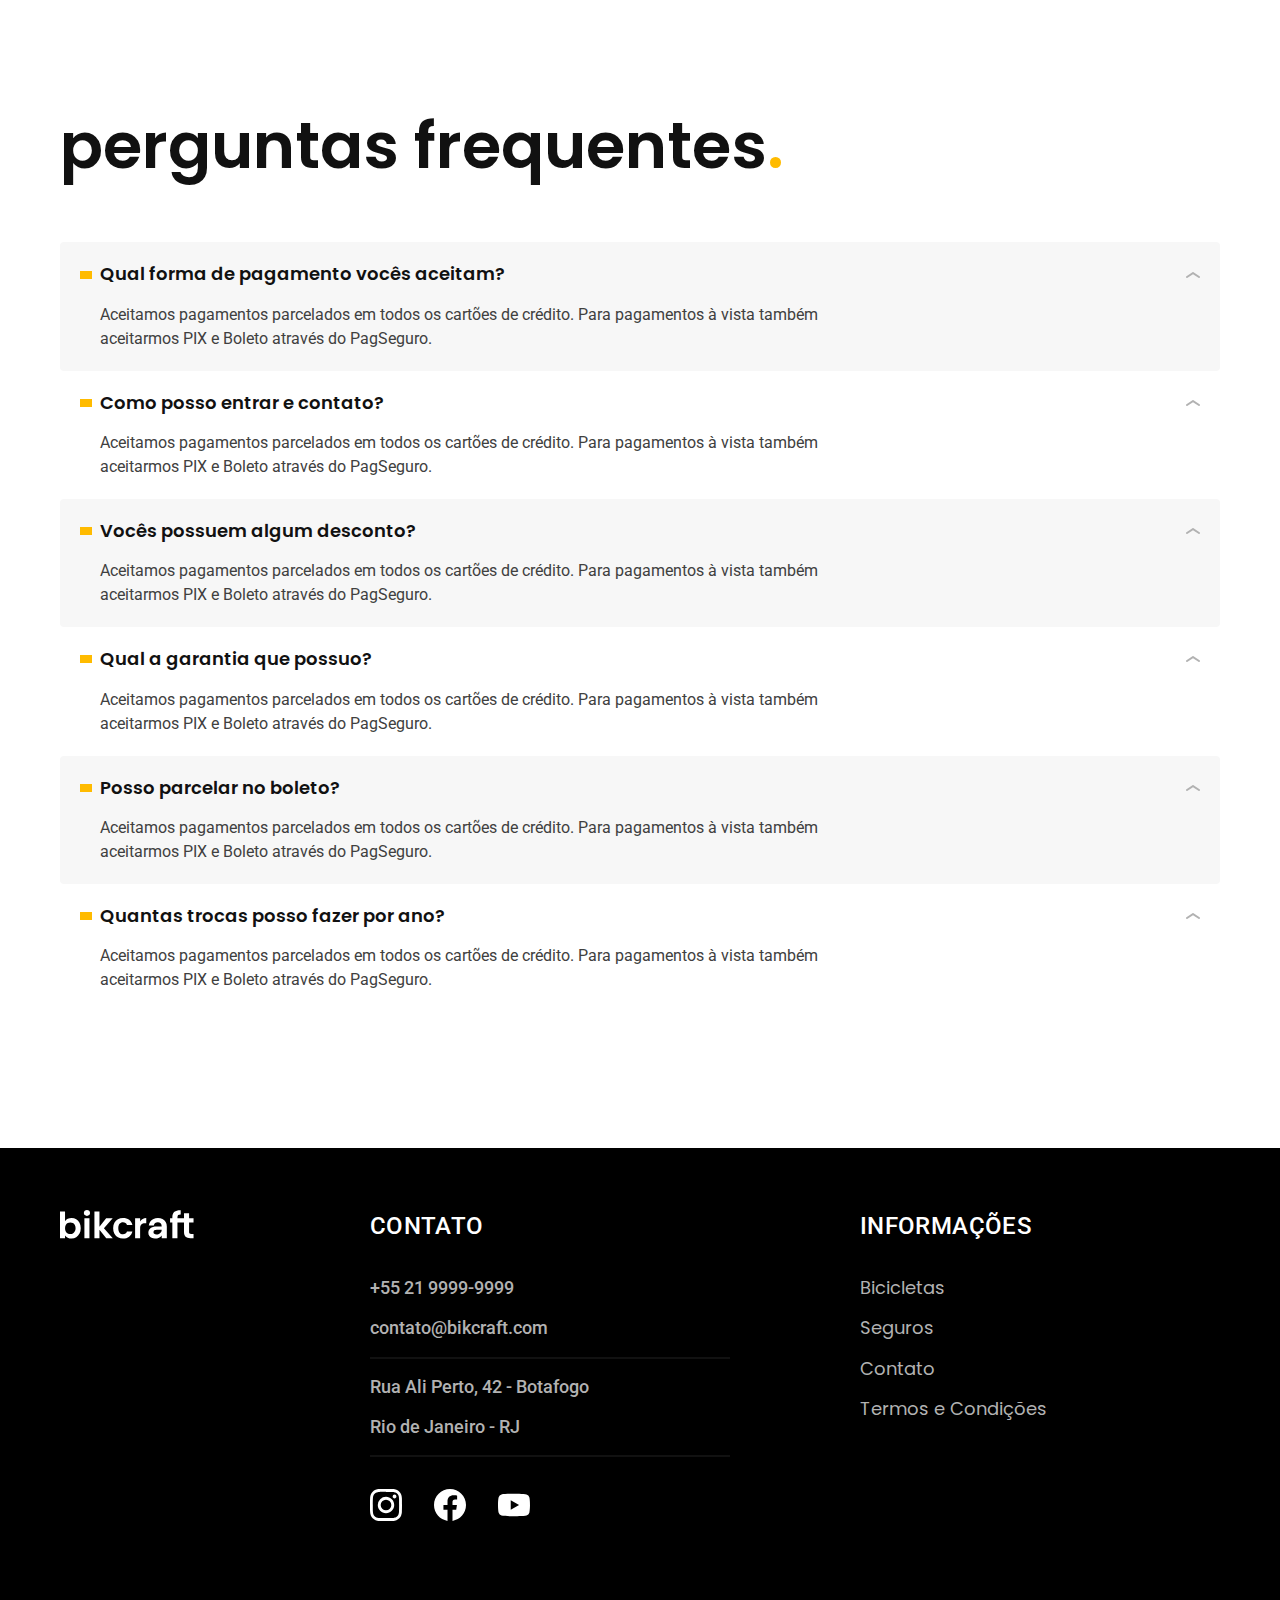
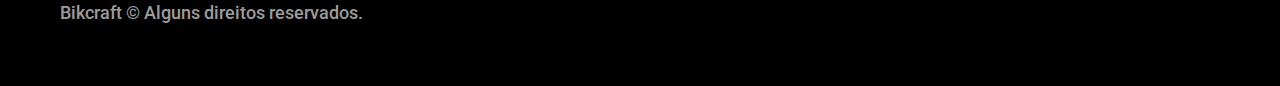
<file: seguros.html>
<!DOCTYPE html>
<html lang="pt-br">

<head>
  <meta charset="UTF-8">
  <meta name="viewport" content="width=device-width, initial-scale=1.0">
  <title>Seguros | Bikcraft</title>
  <meta name="description" content="Seguros">
  <link rel="preload" href="./css/style.css" as="style">
  <link rel="stylesheet" href="./css/style.css">

  <link rel="preconnect" href="https://fonts.googleapis.com">
  <link rel="preconnect" href="https://fonts.gstatic.com" crossorigin>
  <link href="https://fonts.googleapis.com/css2?family=Merriweather:ital,wght@1,900&family=Poppins:wght@400;600&family=Roboto:wght@400;500&display=swap" rel="stylesheet">
</head>

<body id="seguros">
  <header class="header-bg">
    <div class="header container">
      <a href="./"><img src="./img/bikcraft.svg" alt="Bikcraft"></a>
      <nav aria-label="primaria">
        <ul class="header-menu font-1-m cor-0">
          <li><a href="./bicicletas.html">Bicicletas</a></li>
          <li><a href="./seguros.html">Seguros</a></li>
          <li><a href="./contato.html">Contato</a></li>
        </ul>
      </nav>
    </div>
  </header>

  <main class="seguros-bg">
    <div class="titulo-bg">
      <div class="titulo container">
        <p class="font-2-l-b cor-5">Escolha o seguro</p>
        <h1 class="font-1-xxl cor-0">você seguro<span class="cor-p1">.</span></h1>
      </div>
    </div>

    <div class="seguros container">
      <div class="seguros-item">
        <h3 class="font-1-xl cor-6">PRATA</h3>
        <span class="font-1-xl cor-0">R$ 199 <span class="font-1-xs cor-6">mensal</span></span>
        <ul class="font-2-m cor-0">
          <li>Duas trocas por ano</li>
          <li>Assistência Técnica</li>
          <li>Suporte 08h às 18h</li>
          <li>Cobertura Estadual</li>
        </ul>
        <a class="botao secundario" href="./orcamento.html">Inscreva-se</a>
      </div>

      <div class="seguros-item">
        <h3 class="font-1-xl cor-p1">OURO</h3>
        <span class="font-1-xl cor-0">R$ 299 <span class="font-1-xs cor-6">mensal</span></span>
        <ul class="font-2-m cor-0">
          <li>Cinco trocas por ano</li>
          <li>Assistência especial</li>
          <li>Suporte 24h</li>
          <li>Cobertura nacional</li>
          <li>Desconto em parceiros</li>
          <li>Acesso ao Clube Bikcraft</li>
        </ul>
        <a class="botao" href="./orcamento.html">Inscreva-se</a>
      </div>
    </div>
  </main>

  <article class="vantagens-bg">
    <div class="vantagens container">
      <h2 class="font-1-xxl cor-0">vantagens<span class="cor-p1">.</span></h2>
      <ul>
        <li>
          <img src="./img/icones/eletrica.svg" alt="">
          <h3 class="font-1-l cor-0">Reparo Elétrico</h3>
          <p class="font-2-s cor-5">Garantimos o reparo completo do seu motor em caso de falhas. Sabemos que falhas são raras, mas estamos aqui para caso ocorra.</p>
        </li>
        <li>
          <img src="./img/icones/carbono.svg" alt="">
          <h3 class="font-1-l cor-0">Carbono</h3>
          <p class="font-2-s cor-5">Nossos quadros são feitos parar durar para sempre. Mas caso algo ocorra, ficamos felizes em reparar.</p>
        </li>
        <li>
          <img src="./img/icones/sustentavel.svg" alt="">
          <h3 class="font-1-l cor-0">Sustentável</h3>
          <p class="font-2-s cor-5">Trabalhamos com a filosofia de desperdício zero. Qualquer parte defeituosa é reciclada e reutilizada em outro projeto.</p>
        </li>
        <li>
          <img src="./img/icones/rastreador.svg" alt="">
          <h3 class="font-1-l cor-0">Rastreador</h3>
          <p class="font-2-s cor-5">Utilizamos o GPS da sua Bikcraft em conjunto com especialistas em segurança para efetuarmos a recuperação.</p>
        </li>
        <li>
          <img src="./img/icones/seguro.svg" alt="">
          <h3 class="font-1-l cor-0">Segurança</h3>
          <p class="font-2-s cor-5">Com o seguro Bikcraft você pode ficar tranquilo em saber que o seu dinheiro não será perdido em casos de roubo.</p>
        </li>

        <li>
          <img src="./img/icones/velocidade.svg" alt="">
          <h3 class="font-1-l cor-0">Rapidez</h3>
          <p class="font-2-s cor-5">A sua Bikcraft ficará pronta para uso no mesmo dia, caso você traga ela para ser reparada em uma das filiais.</p>
        </li>
      </ul>
    </div>
  </article>

  <article class="perguntas container">
    <h2 class="font-1-xxl">perguntas frequentes<span class="cor-p1">.</span></h2>

    <dl>
      <div>
        <dt class="font-1-m-b">Qual forma de pagamento vocês aceitam?</dt>
        <dd class="font-2-s cor-9">Aceitamos pagamentos parcelados em todos os cartões de crédito. Para pagamentos à vista também aceitarmos PIX e Boleto através do PagSeguro.</dd>
      </div>
      <div>
        <dt class="font-1-m-b">Como posso entrar e contato?</dt>
        <dd class="font-2-s cor-9">Aceitamos pagamentos parcelados em todos os cartões de crédito. Para pagamentos à vista também aceitarmos PIX e Boleto através do PagSeguro.</dd>
      </div>
      <div>
        <dt class="font-1-m-b">Vocês possuem algum desconto?</dt>
        <dd class="font-2-s cor-9">Aceitamos pagamentos parcelados em todos os cartões de crédito. Para pagamentos à vista também aceitarmos PIX e Boleto através do PagSeguro.</dd>
      </div>
      <div>
        <dt class="font-1-m-b">Qual a garantia que possuo?</dt>
        <dd class="font-2-s cor-9">Aceitamos pagamentos parcelados em todos os cartões de crédito. Para pagamentos à vista também aceitarmos PIX e Boleto através do PagSeguro.</dd>
      </div>
      <div>
        <dt class="font-1-m-b">Posso parcelar no boleto?</dt>
        <dd class="font-2-s cor-9">Aceitamos pagamentos parcelados em todos os cartões de crédito. Para pagamentos à vista também aceitarmos PIX e Boleto através do PagSeguro.</dd>
      </div>
      <div>
        <dt class="font-1-m-b">Quantas trocas posso fazer por ano?</dt>
        <dd class="font-2-s cor-9">Aceitamos pagamentos parcelados em todos os cartões de crédito. Para pagamentos à vista também aceitarmos PIX e Boleto através do PagSeguro.</dd>
      </div>
    </dl>
  </article>

  <footer class="footer-bg">
    <div class="footer container">
      <img src="./img/bikcraft.svg" alt="Bikcraft">
      <div class="footer-contato">
        <h3 class="font-2-l-b cor-0">Contato</h3>
        <ul class="font-2-m cor-5">
          <li><a href="tel:+552199999999">+55 21 9999-9999</a></li>
          <li><a href="mailto:contato@bikcraft.com">contato@bikcraft.com</a></li>
          <li>Rua Ali Perto, 42 - Botafogo</li>
          <li>Rio de Janeiro - RJ</li>
        </ul>
        <div class="footer-redes">
          <a href="./">
            <img src="./img/redes/instagram.svg" alt="Instagram">
          </a>
          <a href="./">
            <img src="./img/redes/facebook.svg" alt="Facebook">
          </a>
          <a href="./">
            <img src="./img/redes/youtube.svg" alt="Youtube">
          </a>
        </div>
      </div>
      <div class="footer-informacoes">
        <h3 class="font-2-l-b cor-0">Informações</h3>
        <nav>
          <ul class="font-1-m cor-5">
            <li><a href="./bicicletas.html">Bicicletas</a></li>
            <li><a href="./seguros.html">Seguros</a></li>
            <li><a href="./contato.html">Contato</a></li>
            <li><a href="./termos.html">Termos e Condições</a></li>
          </ul>
        </nav>
      </div>
      <p class="footer-copy font-2-m cor-6">Bikcraft © Alguns direitos reservados.</p>
    </div>
  </footer>

</body>

</html>
</file>
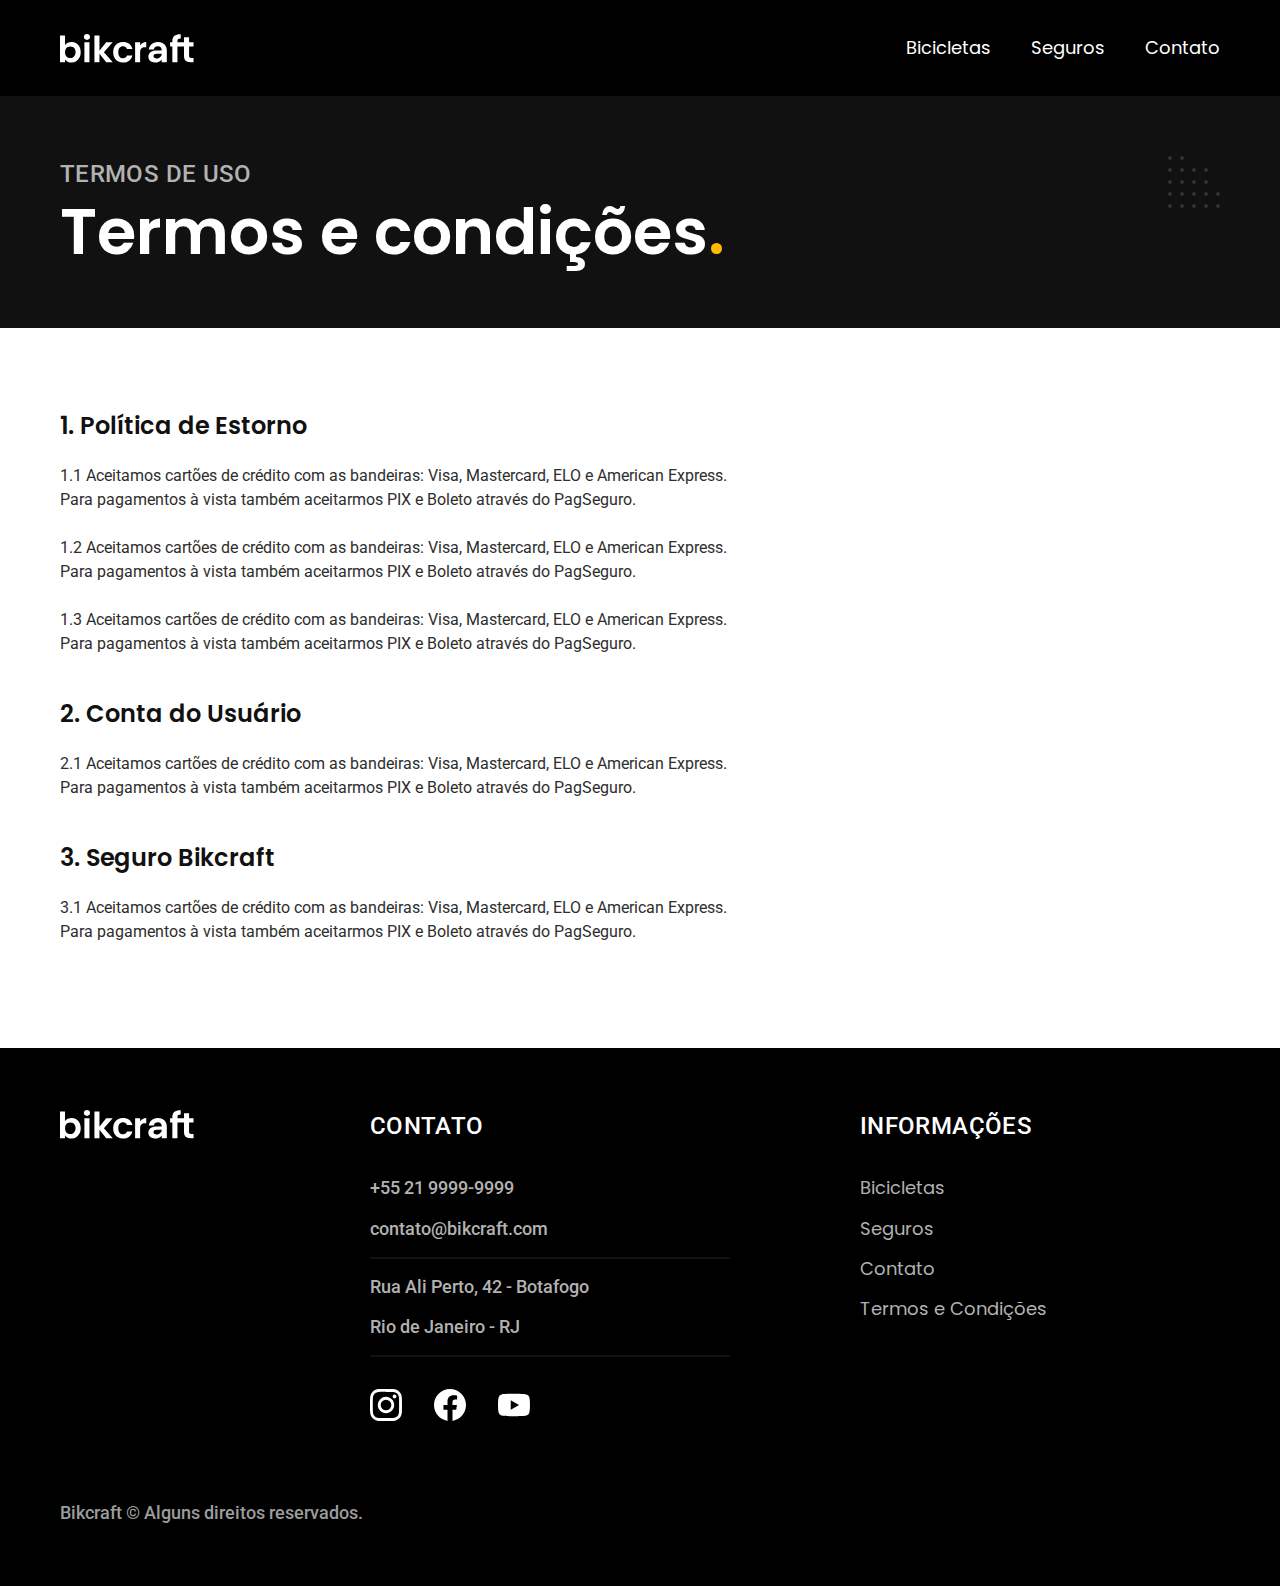
<file: termos.html>
<!DOCTYPE html>
<html lang="pt-br">

<head>
  <meta charset="UTF-8">
  <meta name="viewport" content="width=device-width, initial-scale=1.0">
  <title>Termos e Condições | Bikcraft</title>
  <meta name="description" content="Termos e condições">
  <link rel="preload" href="./css/style.css" as="style">
  <link rel="stylesheet" href="./css/style.css">

  <link rel="preconnect" href="https://fonts.googleapis.com">
  <link rel="preconnect" href="https://fonts.gstatic.com" crossorigin>
  <link href="https://fonts.googleapis.com/css2?family=Merriweather:ital,wght@1,900&family=Poppins:wght@400;600&family=Roboto:wght@400;500&display=swap" rel="stylesheet">
</head>

<body id="termos">
  <header class="header-bg">
    <div class="header container">
      <a href="./"><img src="./img/bikcraft.svg" alt="Bikcraft"></a>
      <nav aria-label="primaria">
        <ul class="header-menu font-1-m cor-0">
          <li><a href="./bicicletas.html">Bicicletas</a></li>
          <li><a href="./seguros.html">Seguros</a></li>
          <li><a href="./contato.html">Contato</a></li>
        </ul>
      </nav>
    </div>
  </header>

  <main>
    <div class="titulo-bg">
      <div class="titulo container">
        <p class="font-2-l-b cor-5">termos de uso</p>
        <h1 class="font-1-xxl cor-0">Termos e condições<span class="cor-p1">.</span></h1>
      </div>
    </div>

    <div class="termos font-2-s cor-10 container">
      <h2 class="font-1-l cor-11">1. Política de Estorno</h2>
      <p>1.1 Aceitamos cartões de crédito com as bandeiras: Visa, Mastercard, ELO e American Express. Para pagamentos à vista também aceitarmos PIX e Boleto através do PagSeguro.</p>
      <p>1.2 Aceitamos cartões de crédito com as bandeiras: Visa, Mastercard, ELO e American Express. Para pagamentos à vista também aceitarmos PIX e Boleto através do PagSeguro.</p>
      <p>1.3 Aceitamos cartões de crédito com as bandeiras: Visa, Mastercard, ELO e American Express. Para pagamentos à vista também aceitarmos PIX e Boleto através do PagSeguro.</p>
      <h2 class="font-1-l cor-11">2. Conta do Usuário</h2>
      <p>2.1 Aceitamos cartões de crédito com as bandeiras: Visa, Mastercard, ELO e American Express. Para pagamentos à vista também aceitarmos PIX e Boleto através do PagSeguro.</p>
      <h2 class="font-1-l cor-11">3. Seguro Bikcraft</h2>
      <p>3.1 Aceitamos cartões de crédito com as bandeiras: Visa, Mastercard, ELO e American Express. Para pagamentos à vista também aceitarmos PIX e Boleto através do PagSeguro.</p>
    </div>
  </main>

  <footer class="footer-bg">
    <div class="footer container">
      <img src="./img/bikcraft.svg" alt="Bikcraft">
      <div class="footer-contato">
        <h3 class="font-2-l-b cor-0">Contato</h3>
        <ul class="font-2-m cor-5">
          <li><a href="tel:+552199999999">+55 21 9999-9999</a></li>
          <li><a href="mailto:contato@bikcraft.com">contato@bikcraft.com</a></li>
          <li>Rua Ali Perto, 42 - Botafogo</li>
          <li>Rio de Janeiro - RJ</li>
        </ul>
        <div class="footer-redes">
          <a href="./">
            <img src="./img/redes/instagram.svg" alt="Instagram">
          </a>
          <a href="./">
            <img src="./img/redes/facebook.svg" alt="Facebook">
          </a>
          <a href="./">
            <img src="./img/redes/youtube.svg" alt="Youtube">
          </a>
        </div>
      </div>
      <div class="footer-informacoes">
        <h3 class="font-2-l-b cor-0">Informações</h3>
        <nav>
          <ul class="font-1-m cor-5">
            <li><a href="./bicicletas.html">Bicicletas</a></li>
            <li><a href="./seguros.html">Seguros</a></li>
            <li><a href="./contato.html">Contato</a></li>
            <li><a href="./termos.html">Termos e Condições</a></li>
          </ul>
        </nav>
      </div>
      <p class="footer-copy font-2-m cor-6">Bikcraft © Alguns direitos reservados.</p>
    </div>
  </footer>

</body>

</html>
</file>
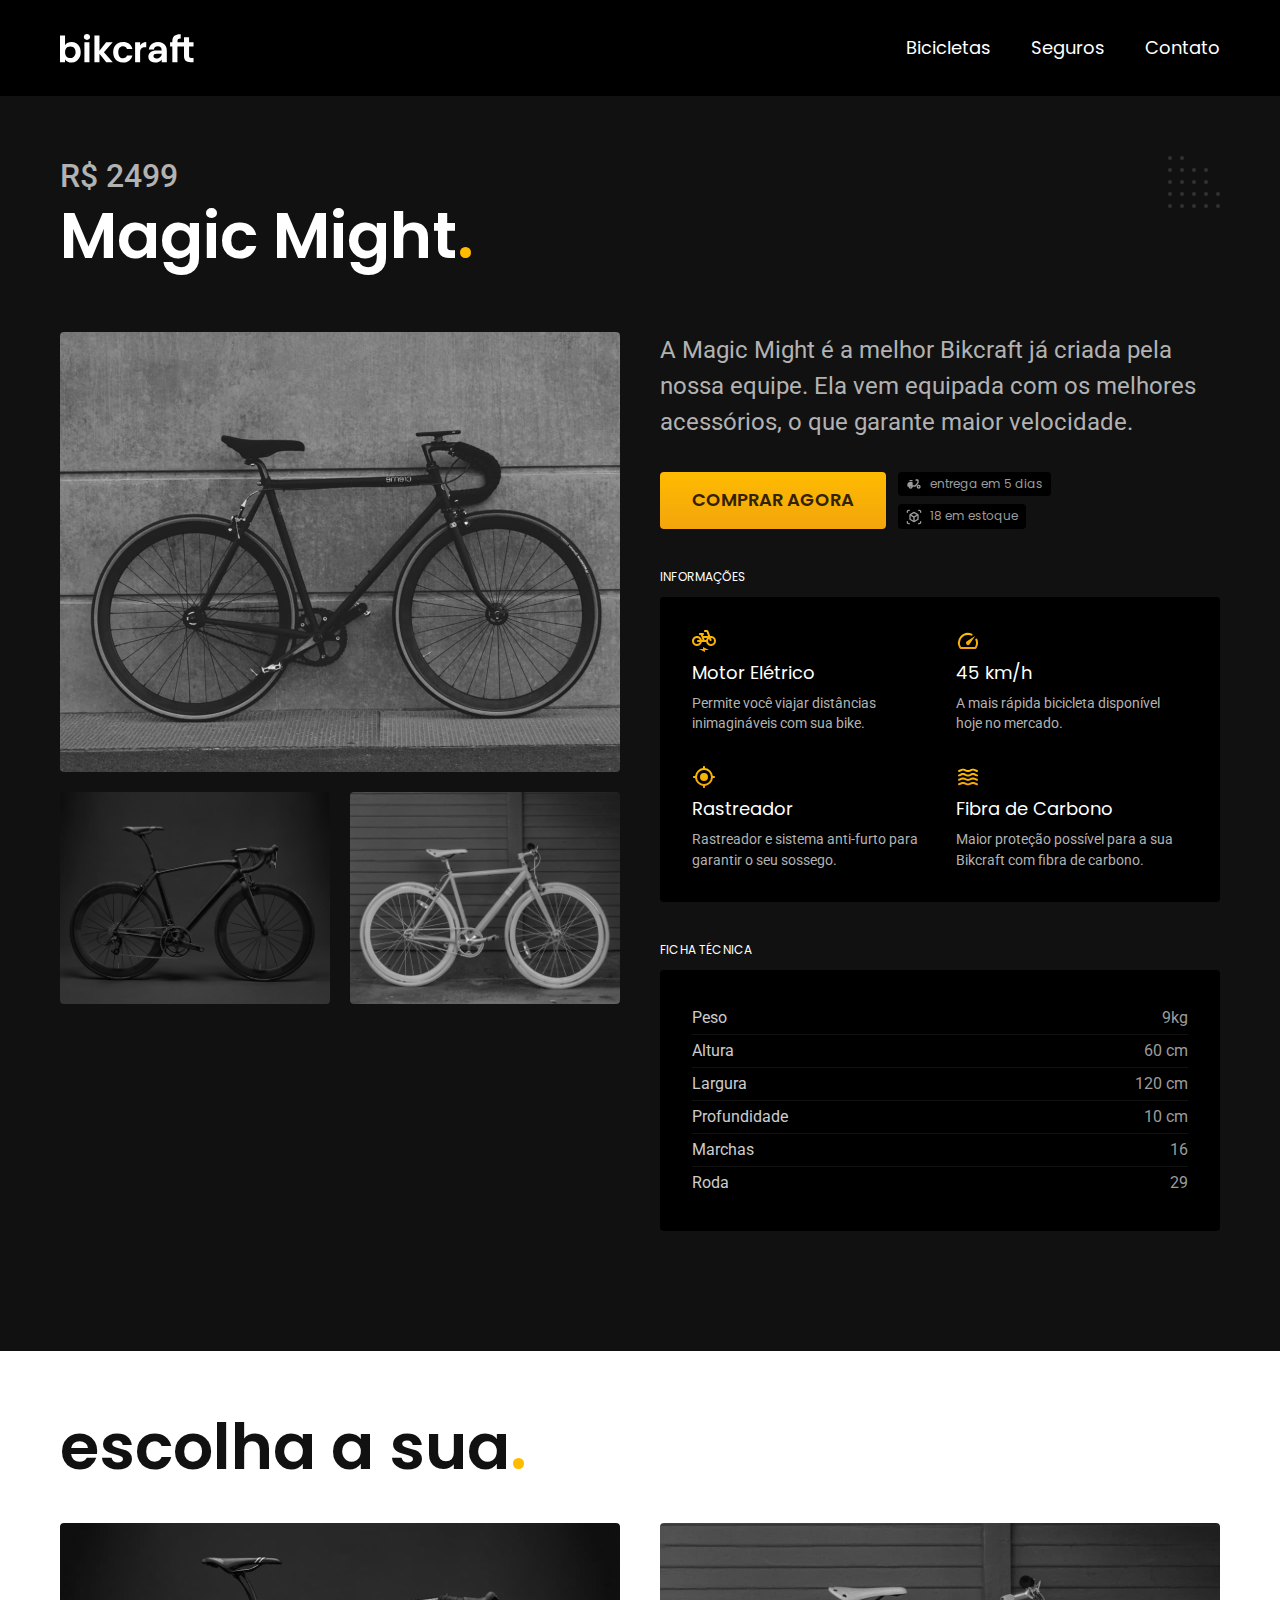
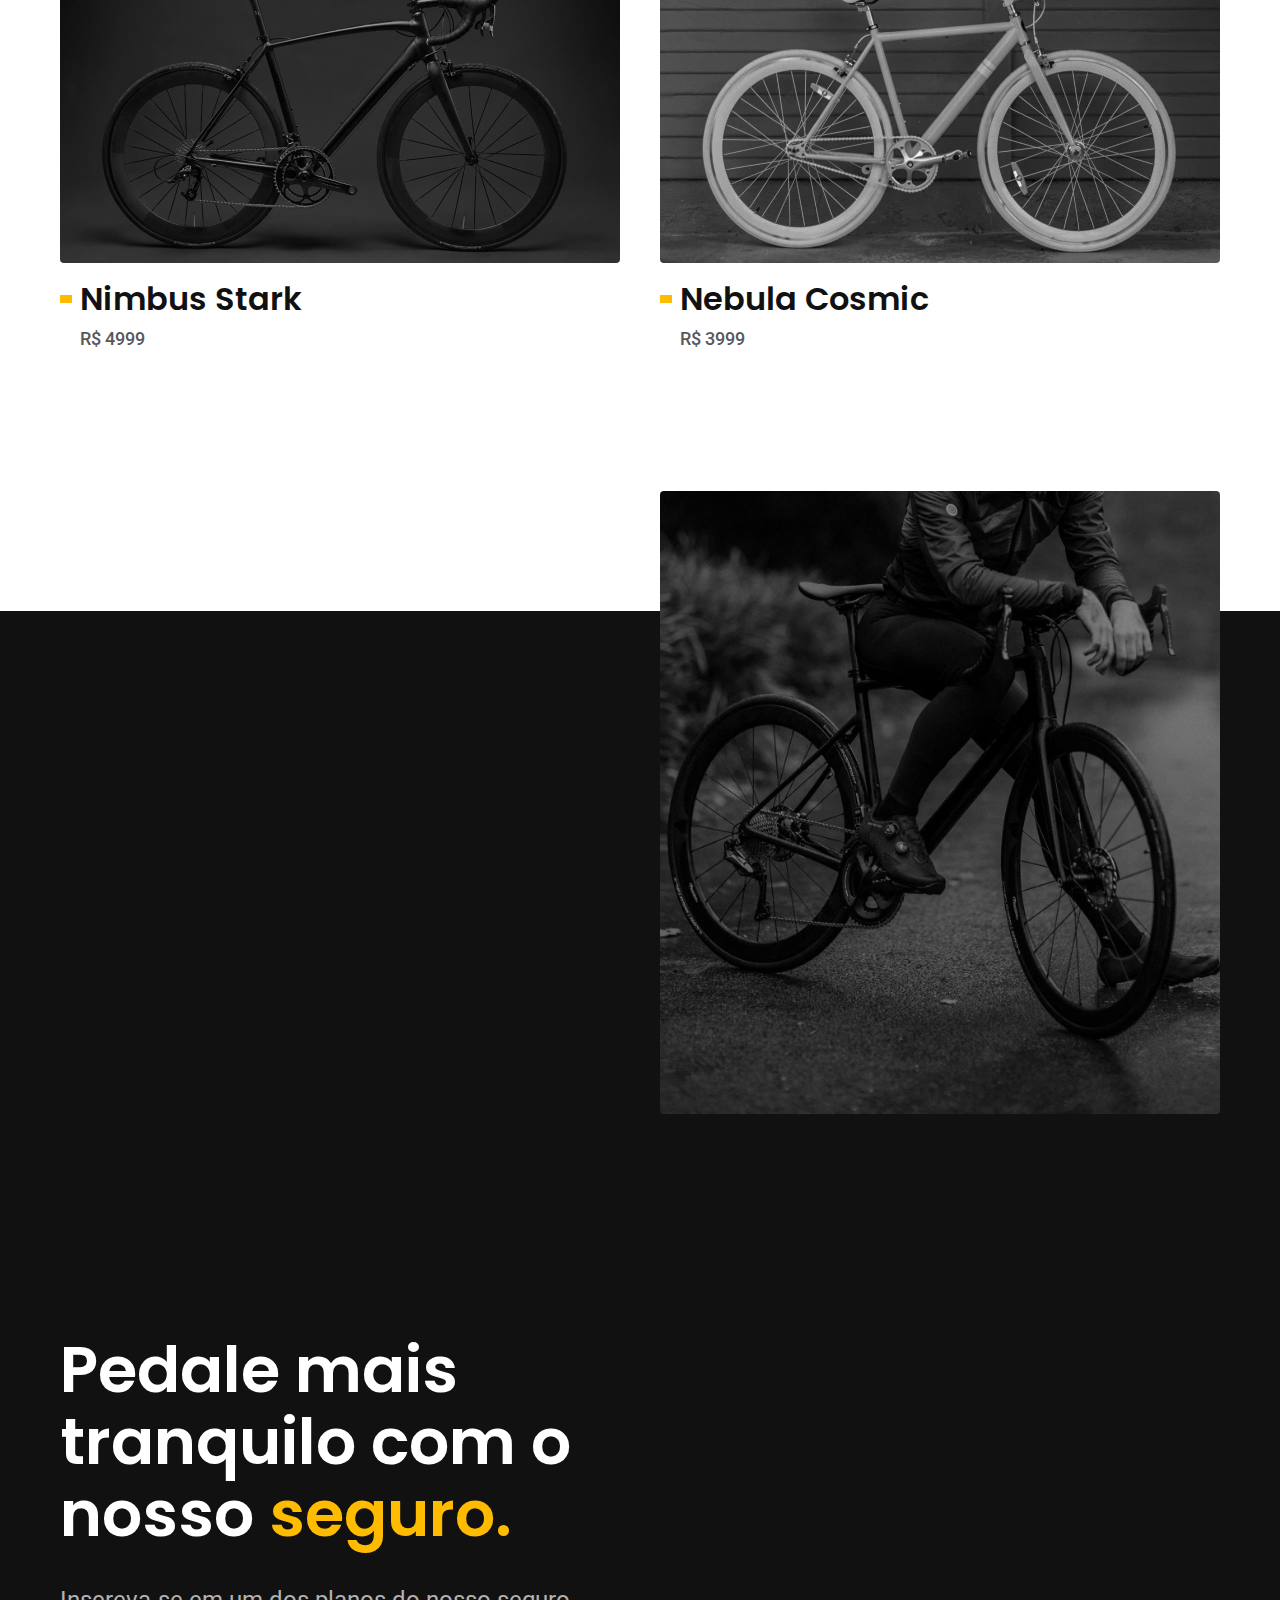
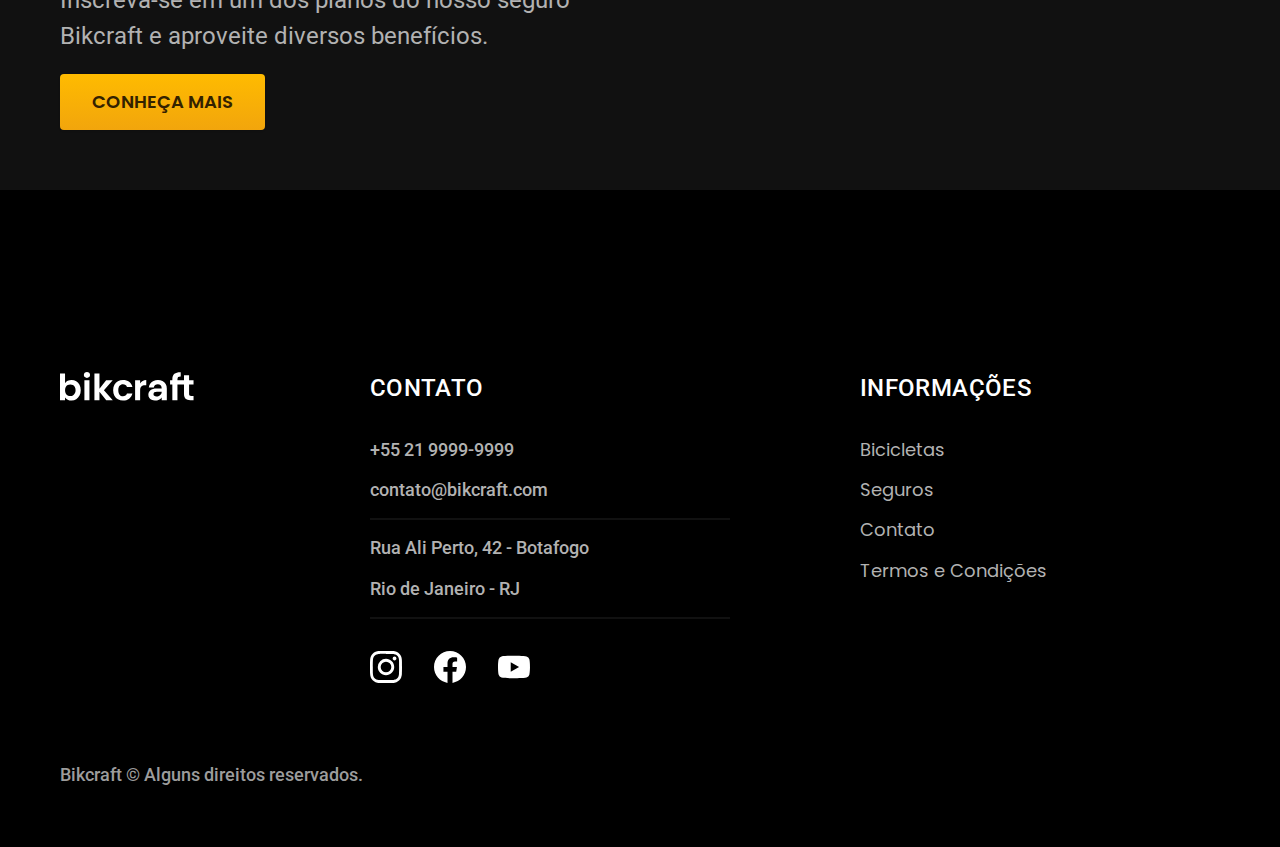
<file: bicicletas/magic.html>
<!DOCTYPE html>
<html lang="pt-br">

<head>
  <meta charset="UTF-8">
  <meta name="viewport" content="width=device-width, initial-scale=1.0">
  <title>Magic | Bikcraft</title>
  <meta name="description" content="Termos e condições">
  <link rel="stylesheet" href="../css/style.css">

  <link rel="preconnect" href="https://fonts.googleapis.com">
  <link rel="preconnect" href="https://fonts.gstatic.com" crossorigin>
  <link href="https://fonts.googleapis.com/css2?family=Merriweather:ital,wght@1,900&family=Poppins:wght@400;600&family=Roboto:wght@400;500&display=swap" rel="stylesheet">
</head>

<body id="bicicleta">
  <header class="header-bg">
    <div class="header container">
      <a href="../"><img src="../img/bikcraft.svg" alt="Bikcraft"></a>
      <nav aria-label="primaria">
        <ul class="header-menu font-1-m cor-0">
          <li><a href="../bicicletas.html">Bicicletas</a></li>
          <li><a href="../seguros.html">Seguros</a></li>
          <li><a href="../contato.html">Contato</a></li>
        </ul>
      </nav>
    </div>
  </header>

  <main class="titulo-bg">
    <div>
      <div class="titulo container">
        <p class="font-2-xl cor-5">R$ 2499</p>
        <h1 class="font-1-xxl cor-0">Magic Might<span class="cor-p1">.</span></h1>
      </div>
    </div>
    <div class="bicicleta container">
      <div class="bicicleta-imagens">
        <img src="../img/bicicleta/nimbus2.jpg" alt="">
        <img src="../img/bicicleta/nimbus1.jpg" alt="">
        <img src="../img/bicicleta/nimbus3.jpg" alt="">
      </div>
      <div class="bicicleta-conteudo">
        <p class="font-2-l cor-5">A Magic Might é a melhor Bikcraft já criada pela nossa equipe. Ela vem equipada com os melhores acessórios, o que garante maior velocidade.</p>
        <div class="bicicleta-comprar">
          <a class="botao" href="../orcamento.html">Comprar Agora</a>
          <span class="font-1-xs cor-6"><img src="../img/icones/entrega.svg">entrega em 5 dias</span>
          <span class="font-1-xs cor-6"><img src="../img/icones/estoque.svg">18 em estoque</span>
        </div>

        <h2 class="font-1-xs cor-0">Informações</h2>
        <ul class="bicicleta-informacoes">
          <li>
            <img src="../img/icones/eletrica.svg" alt="">
            <h3 class="font-1-m cor-0">Motor Elétrico</h3>
            <p class="font-2-xs cor-5">Permite você viajar distâncias inimagináveis com sua bike.</p>
          </li>
          <li>
            <img src="../img/icones/velocidade.svg" alt="">
            <h3 class="font-1-m cor-0">45 km/h</h3>
            <p class="font-2-xs cor-5">A mais rápida bicicleta disponível hoje no mercado.</p>
          </li>
          <li>
            <img src="../img/icones/rastreador.svg" alt="">
            <h3 class="font-1-m cor-0">Rastreador</h3>
            <p class="font-2-xs cor-5">Rastreador e sistema anti-furto para garantir o seu sossego.</p>
          </li>
          <li>
            <img src="../img/icones/carbono.svg" alt="">
            <h3 class="font-1-m cor-0">Fibra de Carbono</h3>
            <p class="font-2-xs cor-5">Maior proteção possível para a sua Bikcraft com fibra de carbono.</p>
          </li>
        </ul>
        <h2 class="font-1-xs cor-0">Ficha técnica</h2>
        <ul class="bicicleta-ficha font-2-s cor-4">
          <li>Peso <span>9kg</span></li>
          <li>Altura <span>60 cm</span></li>
          <li>Largura <span>120 cm</span></li>
          <li>Profundidade <span>10 cm</span></li>
          <li>Marchas <span>16</span></li>
          <li>Roda <span>29</span></li>
        </ul>
      </div>
    </div>
  </main>

  <article class="bicicletas-lista container">
    <h2 class=" font-1-xxl">escolha a sua<span class="cor-p1">.</span></h2>
    <ul>
      <li>
        <a href="./nimbus.html">
          <img src="../img/bicicletas/nimbus.jpg" alt="Bicicleta Preta">
          <h3 class="font-1-xl">Nimbus Stark</h3>
          <span class="font-2-m cor-8">R$ 4999</span>
        </a>
      </li>
      <li>
        <a href="./nebula.html">
          <img src="../img/bicicletas/nebula.jpg" alt="Bicicleta Preta">
          <h3 class="font-1-xl">Nebula Cosmic</h3>
          <span class="font-2-m cor-8">R$ 3999</span>
        </a>
      </li>
    </ul>
  </article>

  <article class="seguro-bg">
    <div class="seguro container">
      <div class="seguro-imagem">
      </div>
      <img src="../img/fotos/seguros.jpg" alt="Pessoa parada em cima de uma bicicleta.">
      <div class="seguro-conteudo">
        <h2 class="font-1-xxl cor-0">Pedale mais tranquilo com o nosso <span class="cor-p1">seguro.</span></h2>
        <p class="font-2-l cor-5">Inscreva-se em um dos planos do nosso seguro Bikcraft e aproveite diversos benefícios.</p>
        <a class="botao" href="../seguros.html">Conheça Mais</a>
      </div>
    </div>
  </article>

  <footer class="footer-bg">
    <div class="footer container">
      <img src="../img/bikcraft.svg" alt="Bikcraft">
      <div class="footer-contato">
        <h3 class="font-2-l-b cor-0">Contato</h3>
        <ul class="font-2-m cor-5">
          <li><a href="tel:+552199999999">+55 21 9999-9999</a></li>
          <li><a href="mailto:contato@bikcraft.com">contato@bikcraft.com</a></li>
          <li>Rua Ali Perto, 42 - Botafogo</li>
          <li>Rio de Janeiro - RJ</li>
        </ul>
        <div class="footer-redes">
          <a href="../">
            <img src="../img/redes/instagram.svg" alt="Instagram">
          </a>
          <a href="../">
            <img src="../img/redes/facebook.svg" alt="Facebook">
          </a>
          <a href="../">
            <img src="../img/redes/youtube.svg" alt="Youtube">
          </a>
        </div>
      </div>
      <div class="footer-informacoes">
        <h3 class="font-2-l-b cor-0">Informações</h3>
        <nav>
          <ul class="font-1-m cor-5">
            <li><a href="../bicicletas.html">Bicicletas</a></li>
            <li><a href="../seguros.html">Seguros</a></li>
            <li><a href="../contato.html">Contato</a></li>
            <li><a href="../termos.html">Termos e Condições</a></li>
          </ul>
        </nav>
      </div>
      <p class="footer-copy font-2-m cor-6">Bikcraft © Alguns direitos reservados.</p>
    </div>
  </footer>

</body>

</html>
</file>
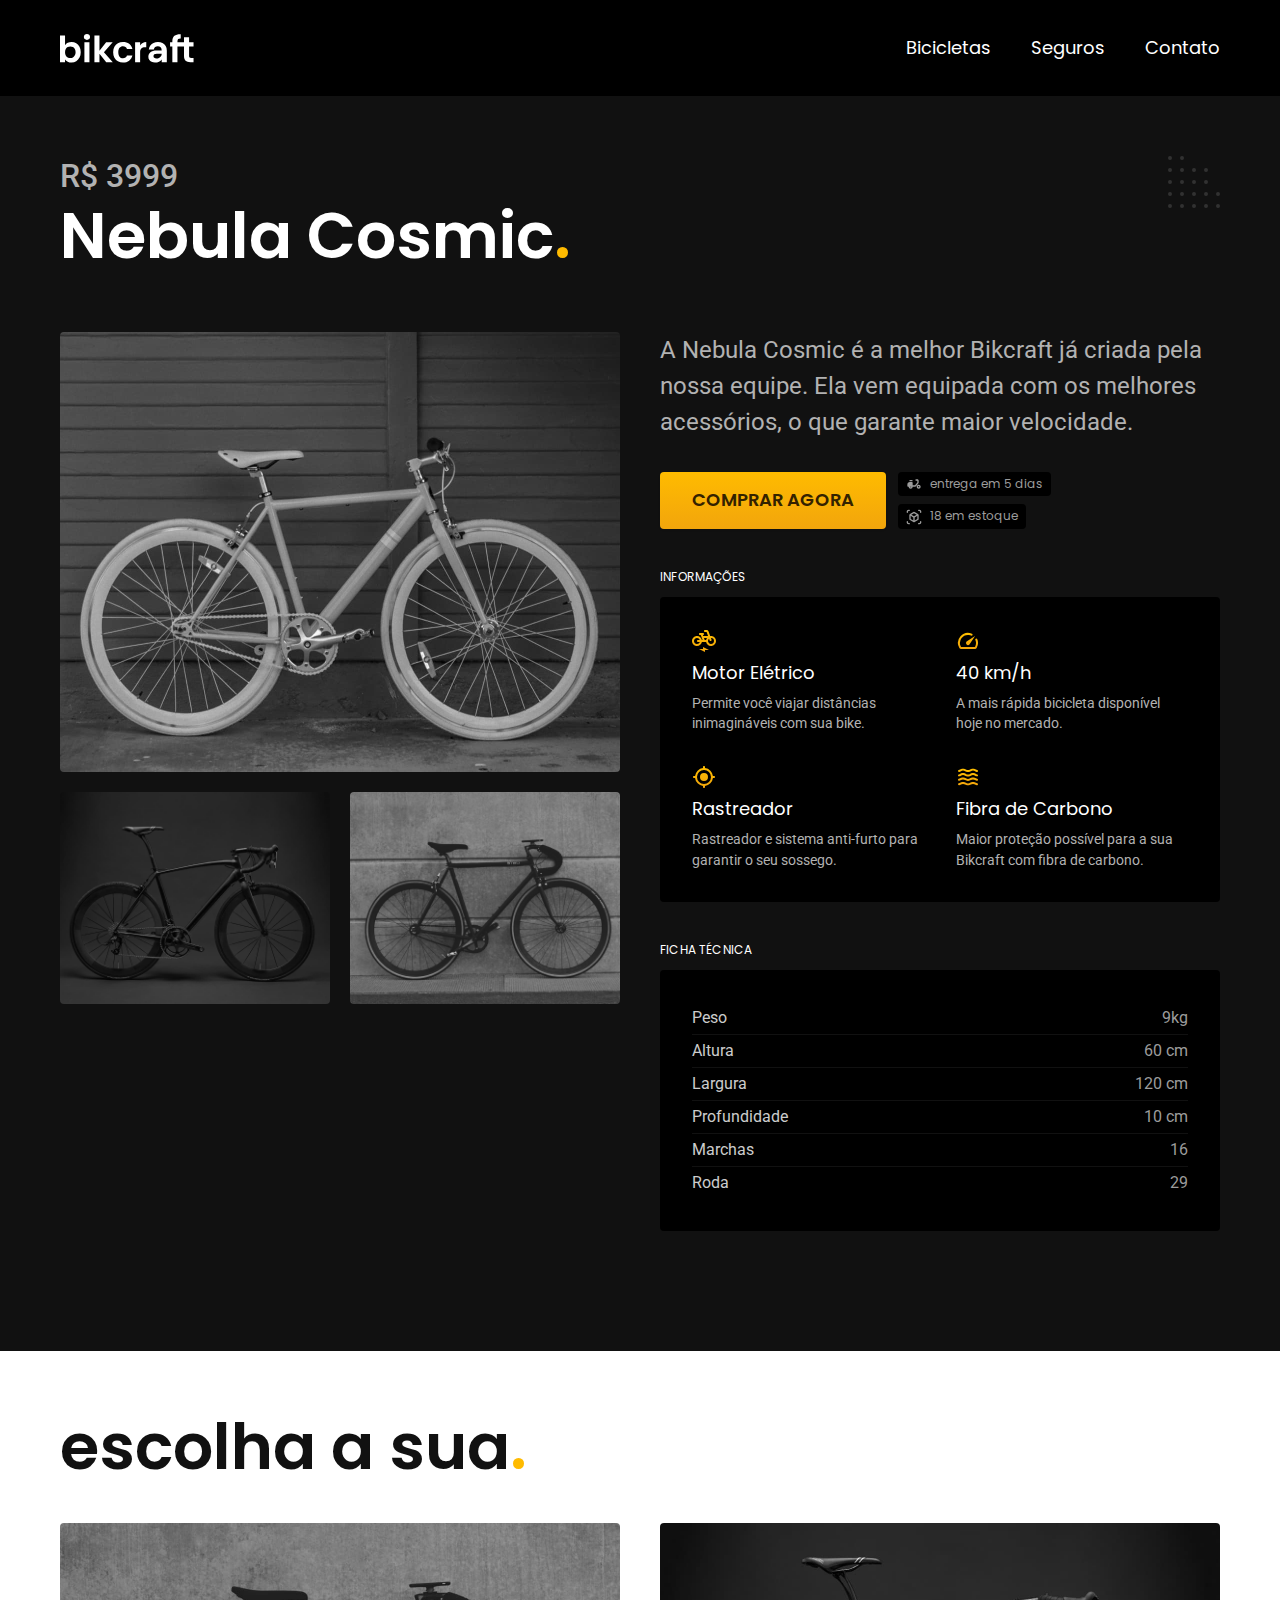
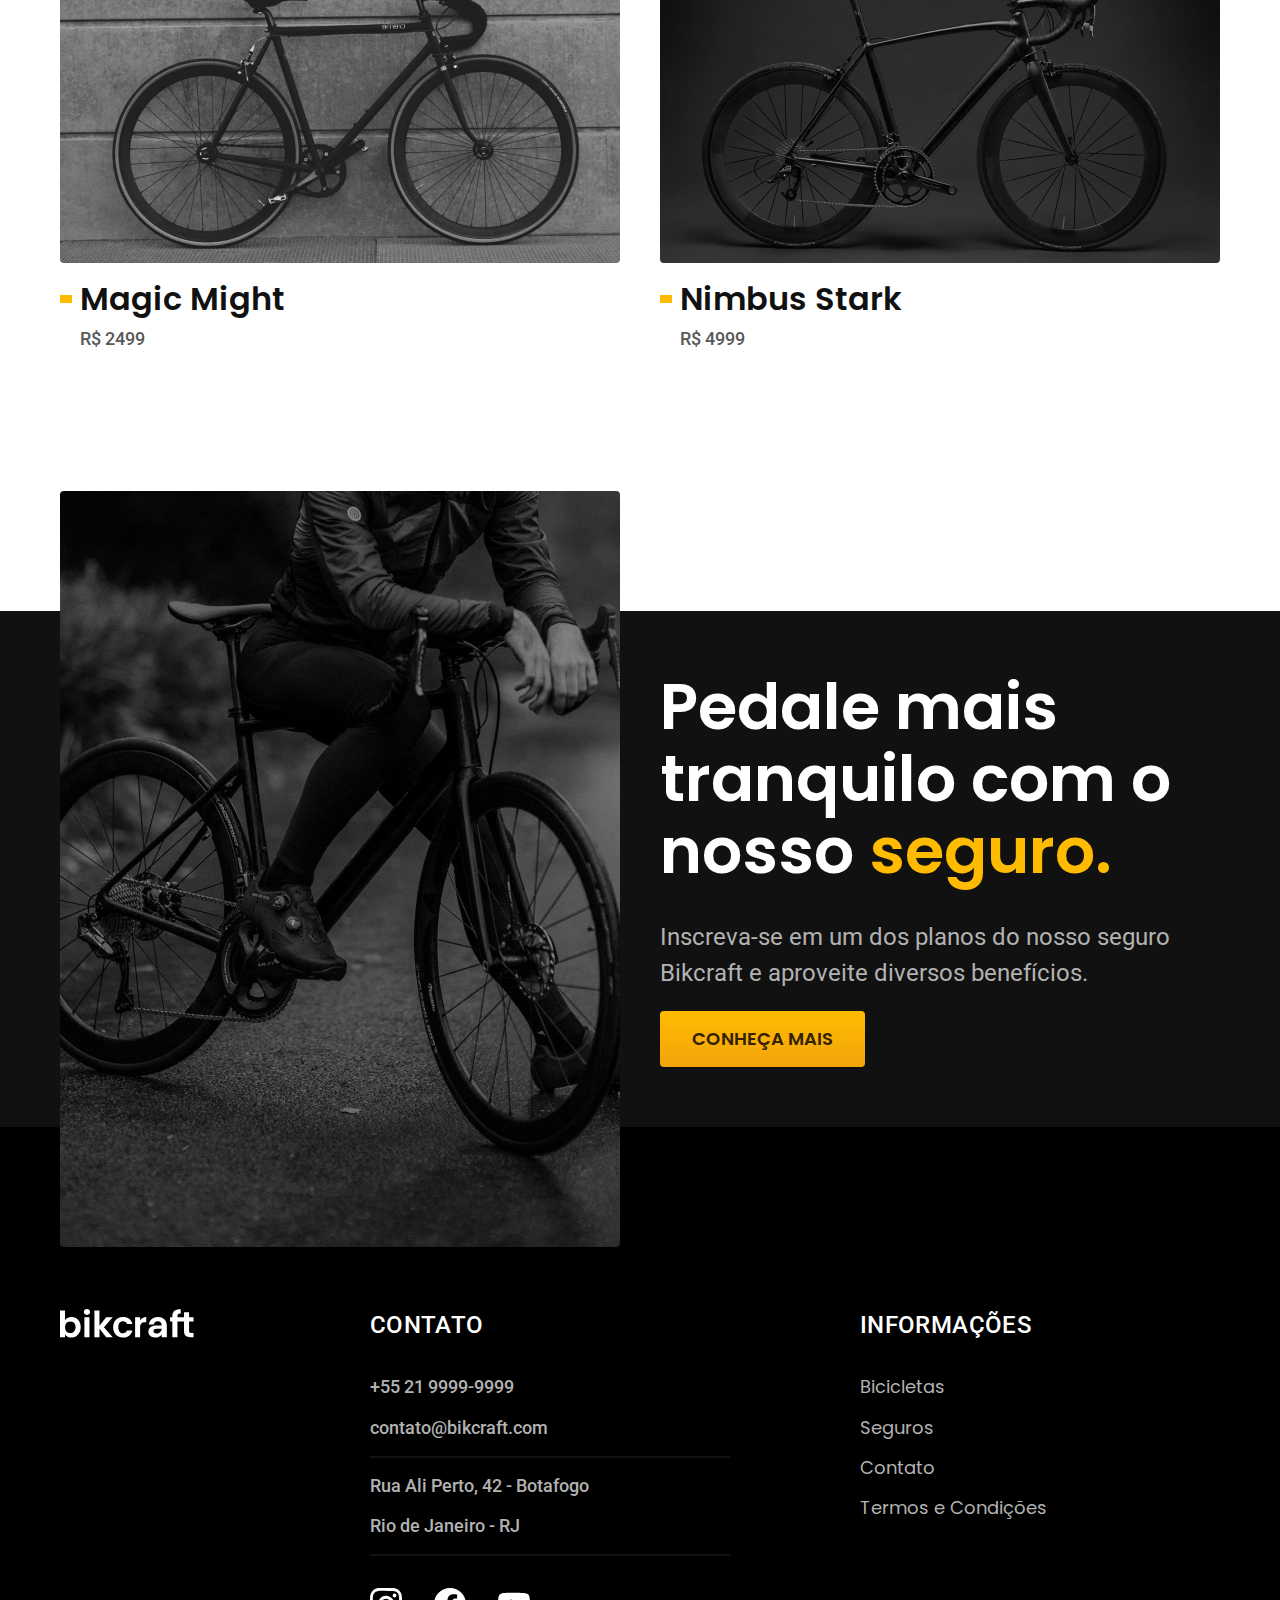
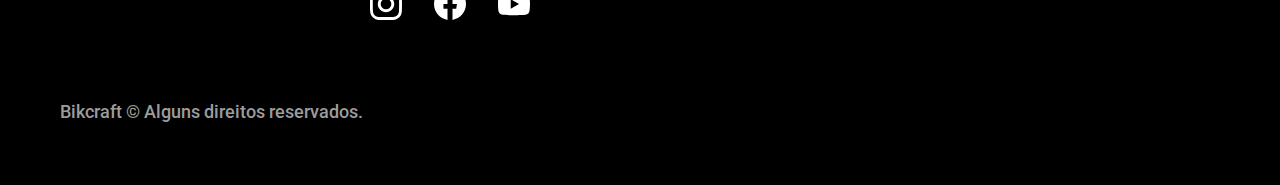
<file: bicicletas/nebula.html>
<!DOCTYPE html>
<html lang="pt-br">

<head>
  <meta charset="UTF-8">
  <meta name="viewport" content="width=device-width, initial-scale=1.0">
  <title>Nebula | Bikcraft</title>
  <meta name="description" content="Termos e condições">
  <link rel="stylesheet" href="../css/style.css">

  <link rel="preconnect" href="https://fonts.googleapis.com">
  <link rel="preconnect" href="https://fonts.gstatic.com" crossorigin>
  <link href="https://fonts.googleapis.com/css2?family=Merriweather:ital,wght@1,900&family=Poppins:wght@400;600&family=Roboto:wght@400;500&display=swap" rel="stylesheet">
</head>

<body id="bicicleta">
  <header class="header-bg">
    <div class="header container">
      <a href="../"><img src="../img/bikcraft.svg" alt="Bikcraft"></a>
      <nav aria-label="primaria">
        <ul class="header-menu font-1-m cor-0">
          <li><a href="../bicicletas.html">Bicicletas</a></li>
          <li><a href="../seguros.html">Seguros</a></li>
          <li><a href="../contato.html">Contato</a></li>
        </ul>
      </nav>
    </div>
  </header>

  <main class="titulo-bg">
    <div>
      <div class="titulo container">
        <p class="font-2-xl cor-5">R$ 3999</p>
        <h1 class="font-1-xxl cor-0">Nebula Cosmic<span class="cor-p1">.</span></h1>
      </div>
    </div>
    <div class="bicicleta container">
      <div class="bicicleta-imagens">
        <img src="../img/bicicleta/nimbus3.jpg" alt="">
        <img src="../img/bicicleta/nimbus1.jpg" alt="">
        <img src="../img/bicicleta/nimbus2.jpg" alt="">
      </div>
      <div class="bicicleta-conteudo">
        <p class="font-2-l cor-5">A Nebula Cosmic é a melhor Bikcraft já criada pela nossa equipe. Ela vem equipada com os melhores acessórios, o que garante maior velocidade.</p>
        <div class="bicicleta-comprar">
          <a class="botao" href="../orcamento.html">Comprar Agora</a>
          <span class="font-1-xs cor-6"><img src="../img/icones/entrega.svg">entrega em 5 dias</span>
          <span class="font-1-xs cor-6"><img src="../img/icones/estoque.svg">18 em estoque</span>
        </div>

        <h2 class="font-1-xs cor-0">Informações</h2>
        <ul class="bicicleta-informacoes">
          <li>
            <img src="../img/icones/eletrica.svg" alt="">
            <h3 class="font-1-m cor-0">Motor Elétrico</h3>
            <p class="font-2-xs cor-5">Permite você viajar distâncias inimagináveis com sua bike.</p>
          </li>
          <li>
            <img src="../img/icones/velocidade.svg" alt="">
            <h3 class="font-1-m cor-0">40 km/h</h3>
            <p class="font-2-xs cor-5">A mais rápida bicicleta disponível hoje no mercado.</p>
          </li>
          <li>
            <img src="../img/icones/rastreador.svg" alt="">
            <h3 class="font-1-m cor-0">Rastreador</h3>
            <p class="font-2-xs cor-5">Rastreador e sistema anti-furto para garantir o seu sossego.</p>
          </li>
          <li>
            <img src="../img/icones/carbono.svg" alt="">
            <h3 class="font-1-m cor-0">Fibra de Carbono</h3>
            <p class="font-2-xs cor-5">Maior proteção possível para a sua Bikcraft com fibra de carbono.</p>
          </li>
        </ul>
        <h2 class="font-1-xs cor-0">Ficha técnica</h2>
        <ul class="bicicleta-ficha font-2-s cor-4">
          <li>Peso <span>9kg</span></li>
          <li>Altura <span>60 cm</span></li>
          <li>Largura <span>120 cm</span></li>
          <li>Profundidade <span>10 cm</span></li>
          <li>Marchas <span>16</span></li>
          <li>Roda <span>29</span></li>
        </ul>
      </div>
    </div>
  </main>

  <article class="bicicletas-lista container">
    <h2 class=" font-1-xxl">escolha a sua<span class="cor-p1">.</span></h2>
    <ul>
      <li>
        <a href="./magic.html">
          <img src="../img/bicicletas/magic.jpg" alt="Bicicleta Preta">
          <h3 class="font-1-xl">Magic Might</h3>
          <span class="font-2-m cor-8">R$ 2499</span>
        </a>
      </li>
      <li>
        <a href="./nimbus.html">
          <img src="../img/bicicletas/nimbus.jpg" alt="Bicicleta Preta">
          <h3 class="font-1-xl">Nimbus Stark</h3>
          <span class="font-2-m cor-8">R$ 4999</span>
        </a>
      </li>
    </ul>
  </article>

  <article class="seguro-bg">
    <div class="seguro container">
      <div class="seguro-imagem">
        <img src="../img/fotos/seguros.jpg" alt="Pessoa parada em cima de uma bicicleta.">
      </div>
      <div class="seguro-conteudo">
        <h2 class="font-1-xxl cor-0">Pedale mais tranquilo com o nosso <span class="cor-p1">seguro.</span></h2>
        <p class="font-2-l cor-5">Inscreva-se em um dos planos do nosso seguro Bikcraft e aproveite diversos benefícios.</p>
        <a class="botao" href="../seguros.html">Conheça Mais</a>
      </div>
    </div>
  </article>

  <footer class="footer-bg">
    <div class="footer container">
      <img src="../img/bikcraft.svg" alt="Bikcraft">
      <div class="footer-contato">
        <h3 class="font-2-l-b cor-0">Contato</h3>
        <ul class="font-2-m cor-5">
          <li><a href="tel:+552199999999">+55 21 9999-9999</a></li>
          <li><a href="mailto:contato@bikcraft.com">contato@bikcraft.com</a></li>
          <li>Rua Ali Perto, 42 - Botafogo</li>
          <li>Rio de Janeiro - RJ</li>
        </ul>
        <div class="footer-redes">
          <a href="../">
            <img src="../img/redes/instagram.svg" alt="Instagram">
          </a>
          <a href="../">
            <img src="../img/redes/facebook.svg" alt="Facebook">
          </a>
          <a href="../">
            <img src="../img/redes/youtube.svg" alt="Youtube">
          </a>
        </div>
      </div>
      <div class="footer-informacoes">
        <h3 class="font-2-l-b cor-0">Informações</h3>
        <nav>
          <ul class="font-1-m cor-5">
            <li><a href="../bicicletas.html">Bicicletas</a></li>
            <li><a href="../seguros.html">Seguros</a></li>
            <li><a href="../contato.html">Contato</a></li>
            <li><a href="../termos.html">Termos e Condições</a></li>
          </ul>
        </nav>
      </div>
      <p class="footer-copy font-2-m cor-6">Bikcraft © Alguns direitos reservados.</p>
    </div>
  </footer>

</body>

</html>
</file>
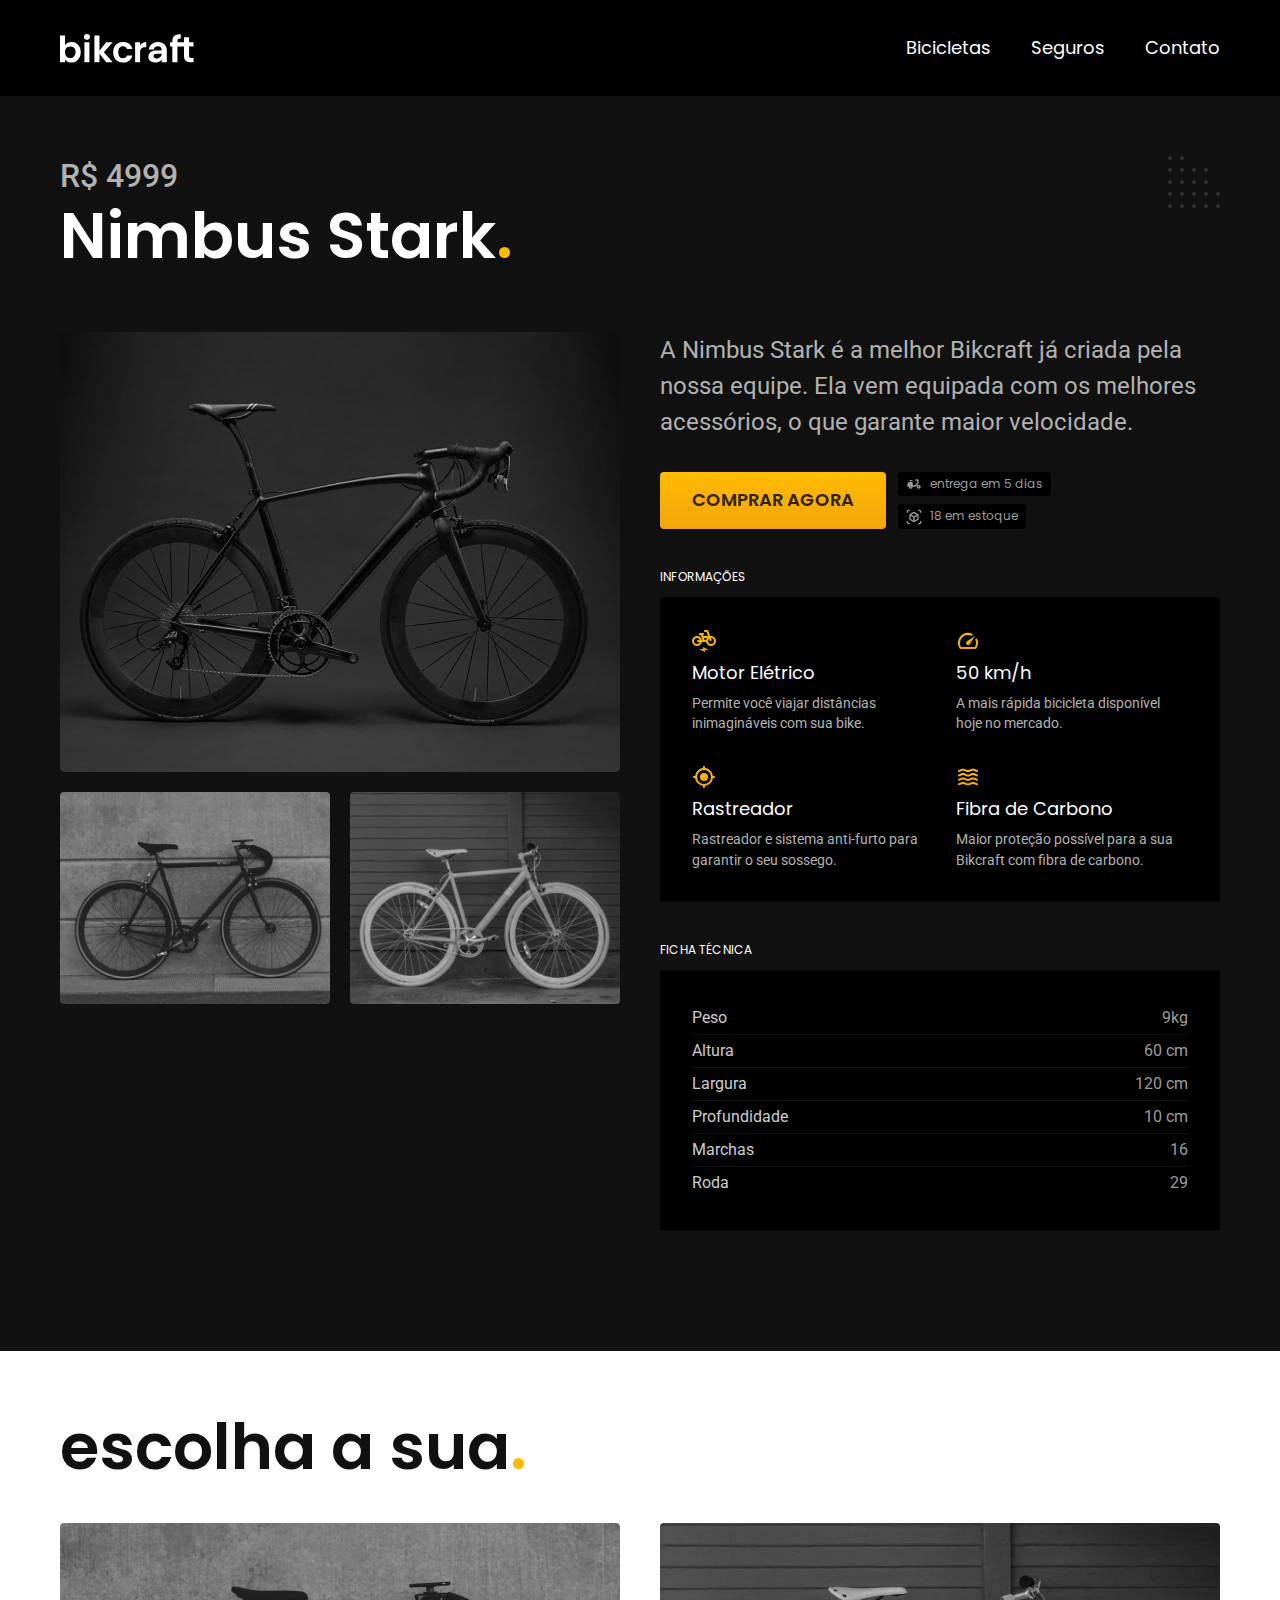
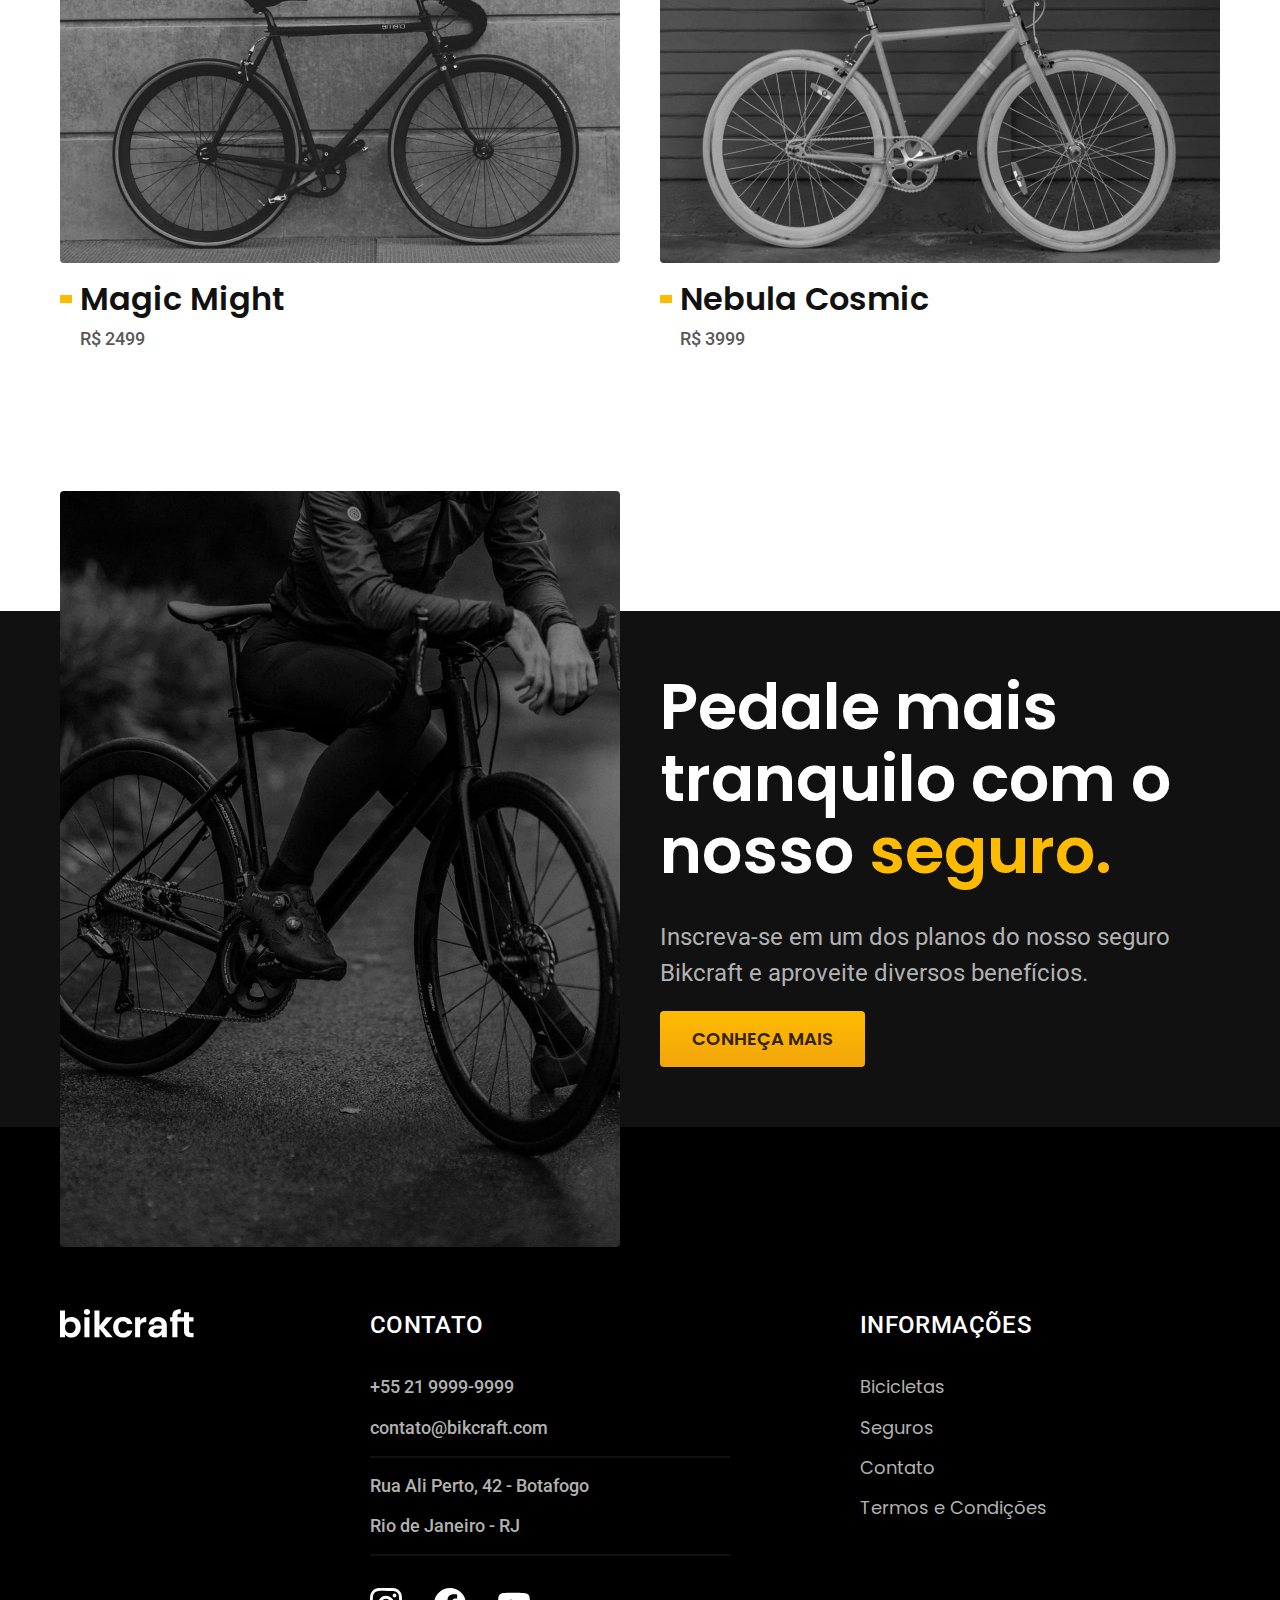
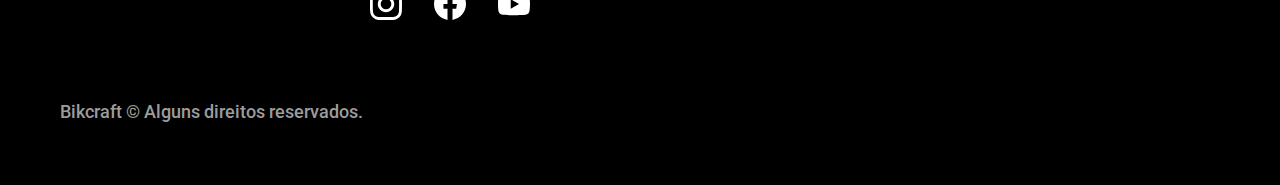
<file: bicicletas/nimbus.html>
<!DOCTYPE html>
<html lang="pt-br">

<head>
  <meta charset="UTF-8">
  <meta name="viewport" content="width=device-width, initial-scale=1.0">
  <title>Nimbus | Bikcraft</title>
  <meta name="description" content="Termos e condições">
  <link rel="stylesheet" href="../css/style.css">

  <link rel="preconnect" href="https://fonts.googleapis.com">
  <link rel="preconnect" href="https://fonts.gstatic.com" crossorigin>
  <link href="https://fonts.googleapis.com/css2?family=Merriweather:ital,wght@1,900&family=Poppins:wght@400;600&family=Roboto:wght@400;500&display=swap" rel="stylesheet">
</head>

<body id="bicicleta">
  <header class="header-bg">
    <div class="header container">
      <a href="../"><img src="../img/bikcraft.svg" alt="Bikcraft"></a>
      <nav aria-label="primaria">
        <ul class="header-menu font-1-m cor-0">
          <li><a href="../bicicletas.html">Bicicletas</a></li>
          <li><a href="../seguros.html">Seguros</a></li>
          <li><a href="../contato.html">Contato</a></li>
        </ul>
      </nav>
    </div>
  </header>

  <main class="titulo-bg">
    <div>
      <div class="titulo container">
        <p class="font-2-xl cor-5">R$ 4999</p>
        <h1 class="font-1-xxl cor-0">Nimbus Stark<span class="cor-p1">.</span></h1>
      </div>
    </div>
    <div class="bicicleta container">
      <div class="bicicleta-imagens">
        <img src="../img/bicicleta/nimbus1.jpg" alt="">
        <img src="../img/bicicleta/nimbus2.jpg" alt="">
        <img src="../img/bicicleta/nimbus3.jpg" alt="">
      </div>
      <div class="bicicleta-conteudo">
        <p class="font-2-l cor-5">A Nimbus Stark é a melhor Bikcraft já criada pela nossa equipe. Ela vem equipada com os melhores acessórios, o que garante maior velocidade.</p>
        <div class="bicicleta-comprar">
          <a class="botao" href="../orcamento.html">Comprar Agora</a>
          <span class="font-1-xs cor-6"><img src="../img/icones/entrega.svg">entrega em 5 dias</span>
          <span class="font-1-xs cor-6"><img src="../img/icones/estoque.svg">18 em estoque</span>
        </div>

        <h2 class="font-1-xs cor-0">Informações</h2>
        <ul class="bicicleta-informacoes">
          <li>
            <img src="../img/icones/eletrica.svg" alt="">
            <h3 class="font-1-m cor-0">Motor Elétrico</h3>
            <p class="font-2-xs cor-5">Permite você viajar distâncias inimagináveis com sua bike.</p>
          </li>
          <li>
            <img src="../img/icones/velocidade.svg" alt="">
            <h3 class="font-1-m cor-0">50 km/h</h3>
            <p class="font-2-xs cor-5">A mais rápida bicicleta disponível hoje no mercado.</p>
          </li>
          <li>
            <img src="../img/icones/rastreador.svg" alt="">
            <h3 class="font-1-m cor-0">Rastreador</h3>
            <p class="font-2-xs cor-5">Rastreador e sistema anti-furto para garantir o seu sossego.</p>
          </li>
          <li>
            <img src="../img/icones/carbono.svg" alt="">
            <h3 class="font-1-m cor-0">Fibra de Carbono</h3>
            <p class="font-2-xs cor-5">Maior proteção possível para a sua Bikcraft com fibra de carbono.</p>
          </li>
        </ul>
        <h2 class="font-1-xs cor-0">Ficha técnica</h2>
        <ul class="bicicleta-ficha font-2-s cor-4">
          <li>Peso <span>9kg</span></li>
          <li>Altura <span>60 cm</span></li>
          <li>Largura <span>120 cm</span></li>
          <li>Profundidade <span>10 cm</span></li>
          <li>Marchas <span>16</span></li>
          <li>Roda <span>29</span></li>
        </ul>
      </div>
    </div>
  </main>

  <article class="bicicletas-lista container">
    <h2 class=" font-1-xxl">escolha a sua<span class="cor-p1">.</span></h2>
    <ul>
      <li>
        <a href="./magic.html">
          <img src="../img/bicicletas/magic.jpg" alt="Bicicleta Preta">
          <h3 class="font-1-xl">Magic Might</h3>
          <span class="font-2-m cor-8">R$ 2499</span>
        </a>
      </li>
      <li>
        <a href="./nebula.html">
          <img src="../img/bicicletas/nebula.jpg" alt="Bicicleta Preta">
          <h3 class="font-1-xl">Nebula Cosmic</h3>
          <span class="font-2-m cor-8">R$ 3999</span>
        </a>
      </li>
    </ul>
  </article>

  <article class="seguro-bg">
    <div class="seguro container">
      <div class="seguro-imagem">
        <img src="../img/fotos/seguros.jpg" alt="Pessoa parada em cima de uma bicicleta.">
      </div>
      <div class="seguro-conteudo">
        <h2 class="font-1-xxl cor-0">Pedale mais tranquilo com o nosso <span class="cor-p1">seguro.</span></h2>
        <p class="font-2-l cor-5">Inscreva-se em um dos planos do nosso seguro Bikcraft e aproveite diversos benefícios.</p>
        <a class="botao" href="../seguros.html">Conheça Mais</a>
      </div>
    </div>
  </article>

  <footer class="footer-bg">
    <div class="footer container">
      <img src="../img/bikcraft.svg" alt="Bikcraft">
      <div class="footer-contato">
        <h3 class="font-2-l-b cor-0">Contato</h3>
        <ul class="font-2-m cor-5">
          <li><a href="tel:+552199999999">+55 21 9999-9999</a></li>
          <li><a href="mailto:contato@bikcraft.com">contato@bikcraft.com</a></li>
          <li>Rua Ali Perto, 42 - Botafogo</li>
          <li>Rio de Janeiro - RJ</li>
        </ul>
        <div class="footer-redes">
          <a href="../">
            <img src="../img/redes/instagram.svg" alt="Instagram">
          </a>
          <a href="../">
            <img src="../img/redes/facebook.svg" alt="Facebook">
          </a>
          <a href="../">
            <img src="../img/redes/youtube.svg" alt="Youtube">
          </a>
        </div>
      </div>
      <div class="footer-informacoes">
        <h3 class="font-2-l-b cor-0">Informações</h3>
        <nav>
          <ul class="font-1-m cor-5">
            <li><a href="../bicicletas.html">Bicicletas</a></li>
            <li><a href="../seguros.html">Seguros</a></li>
            <li><a href="../contato.html">Contato</a></li>
            <li><a href="../termos.html">Termos e Condições</a></li>
          </ul>
        </nav>
      </div>
      <p class="footer-copy font-2-m cor-6">Bikcraft © Alguns direitos reservados.</p>
    </div>
  </footer>

</body>

</html>
</file>
<file: css/style.css>
@import './global/global.css';
@import './global/header.css';

/* Utilidades */
@import './utilidades/componentes.css';
@import './utilidades/tipografia.css';
@import './utilidades/cores.css';
@import './utilidades/formulario.css';

/* Home */
@import './home/introducao.css';
@import './home/tecnologia.css';
@import './home/parceiros.css';
@import './home/depoimento.css';
@import './home//footer.css';

/* Bicicletas */
@import './bicicletas/bicicletas.css';
@import './bicicletas/bicicletas-lista.css';

/* Bicicleta */
@import './bicicleta/bicicleta.css';
@import './bicicleta/seguro.css';

/* Seguros */
@import './seguros/seguros.css';
@import './seguros/vantagens.css';
@import './seguros/perguntas.css';

/* Contato */
@import './contato/contato.css';
@import './contato/lojas.css';

/* Orçamento */
@import './orcamento/orcamento.css';

/* Termos */
@import './termos/termos.css';
</file>
